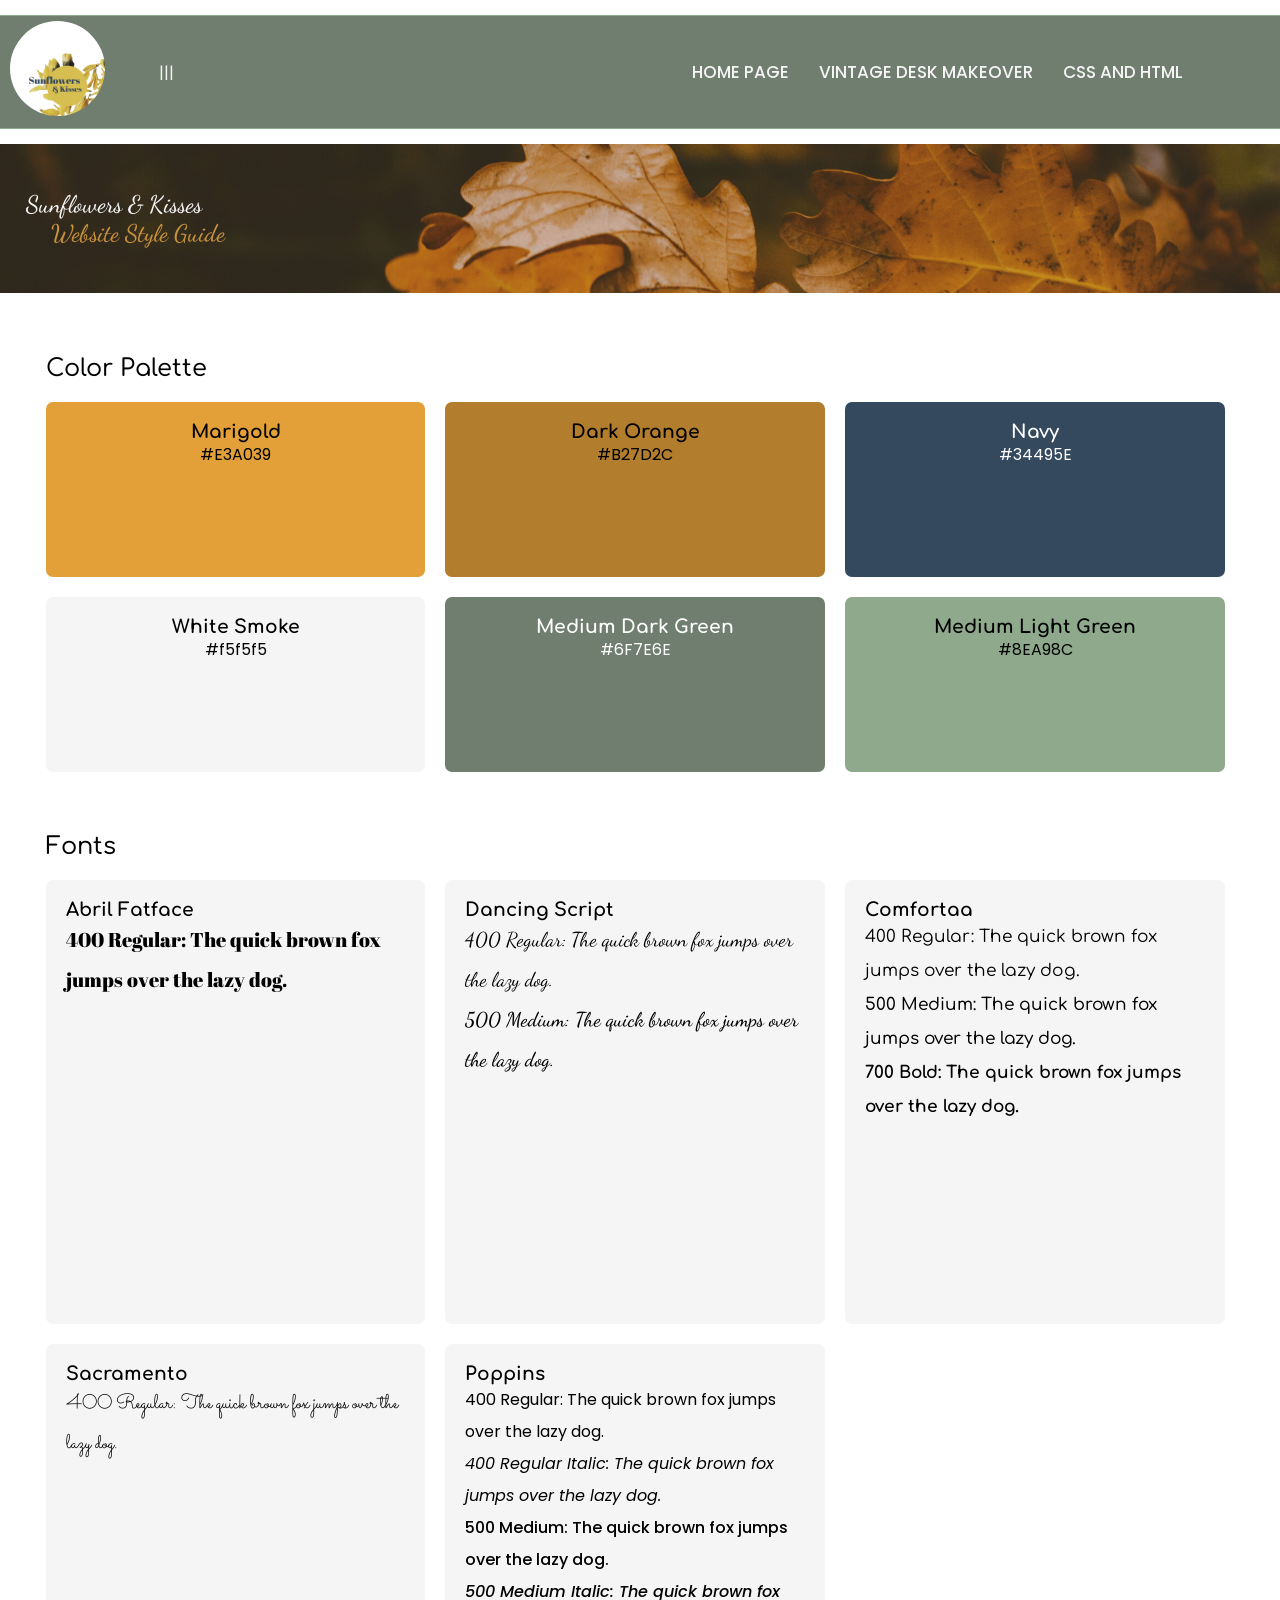
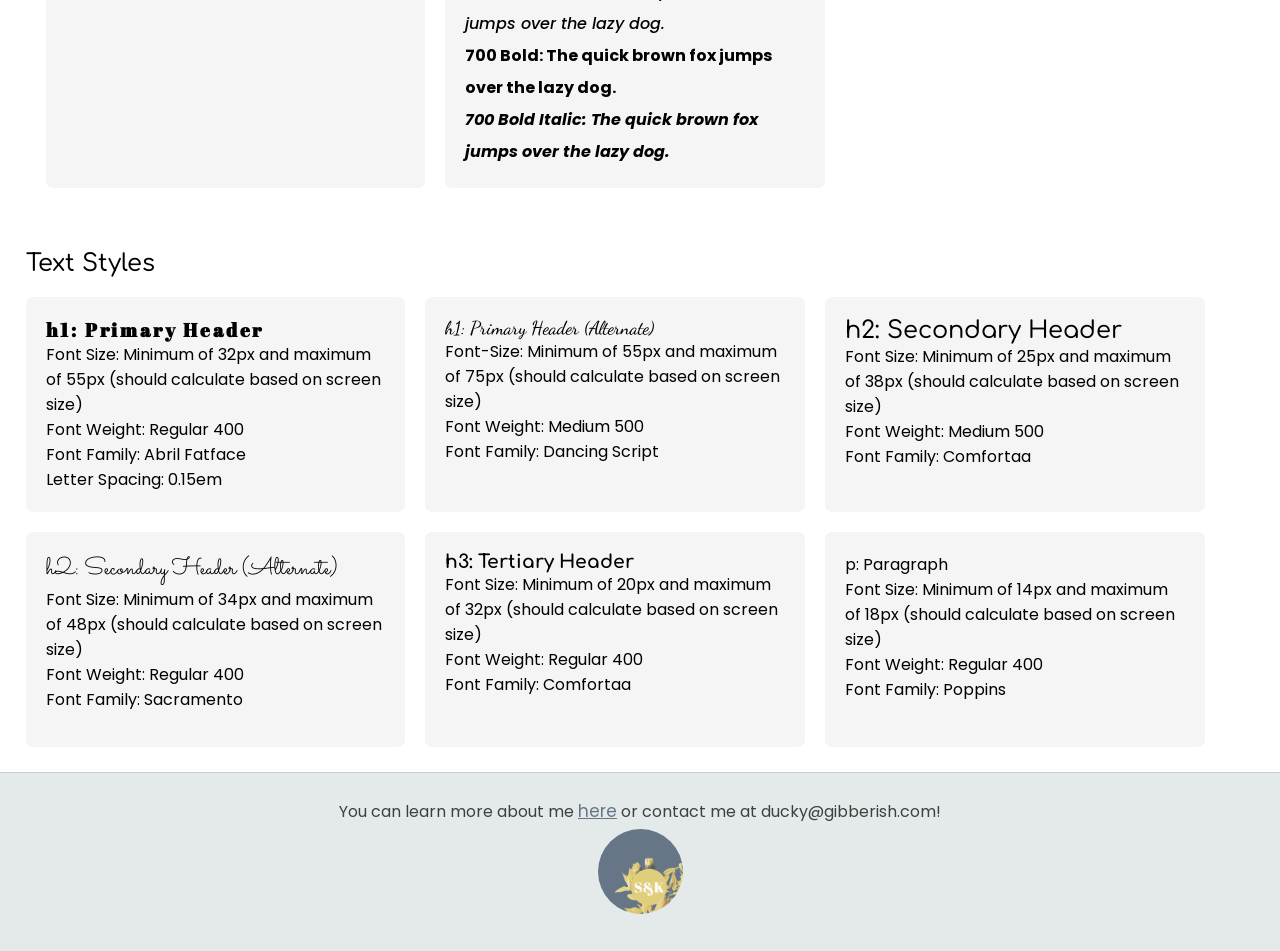
<file: index2.html>
<!DOCTYPE html>
<html lang="en">
  <head>
    <link rel="stylesheet" href="./resources/css/styles2.css">
    <link rel="preconnect" href="https://fonts.googleapis.com"><link rel="preconnect" href="https://fonts.gstatic.com" crossorigin><link href="https://fonts.googleapis.com/css2?family=Abril+Fatface&family=Comfortaa:wght@300;400;500;600;700&family=Dancing+Script:wght@400;500;600;700&family=Poppins:ital,wght@0,100;0,200;0,400;0,500;0,600;0,700;1,100;1,200;1,400;1,500;1,600;1,700&family=Sacramento&display=swap" rel="stylesheet">
    <meta charset="UTF-8">
    <meta http-equiv="X-UA-Compatible" content="IE=edge">
    <meta name="viewport" content="width=device-width, initial-scale=1.0">
    <title>S&K Website Style Guide</title>
  </head>
  <nav id="nav">
    <div id="logocont">
      <a href="./index.html"><img id="logo" src="./resources/Images/TEST LOGO_3_12.15.22 s&k.png" alt="" height="95px"></a>
    </div>
    <div id="TBD">
      <P>|||</P>
    </div>
    <div id="menuitems">
      <ul>
        <li><a href='./index.html'>Home Page</a></li>
        <li><a href='./desk.html'>Vintage Desk Makeover</a></li>
        <li><a href='./index1.html' title="A Few Quick Notes">CSS and HTML</a></li>
      </ul>
    </div>
  </nav>
 
    <!-- banner section -->
    <section id="banner">
    <h1>Sunflowers & Kisses</h1>
    <h2>Website Style Guide</h2>
    </section>
    <!-- color section -->
  <div class="main">  
    <section class="colorcontainer">
      <h2 id="ctitle">Color Palette</h2>
      <section class="colors" id="marigold">
        <h3>Marigold</h3>
        <p>#E3A039</p>
      </section>
      <section class="colors" id="darkorange">
        <h3>Dark Orange</h3>
        <p>#B27D2C</p>
      </section>
      <section class="colors" id="navy">
        <h3>Navy</h3>
        <p>#34495E</p>
      </section>
      <section class="colors" id="whitesmoke">
        <h3>White Smoke</h3>
        <p>#f5f5f5</p>
      </section>
      <section class="colors" id="darkgreen">
        <h3>Medium Dark Green</h3>
        <p>#6F7E6E</p>
      </section>
      <section class="colors" id="lightgreen">
        <h3>Medium Light Green</h3>
        <p>#8EA98C</p>
      </section>
    </section>

    <!-- font section -->
    <section class="fontcontainer">
      <h2 id="ftitle">Fonts</h2>
      <section class="font" id="abrilfatface">
        <h3>Abril Fatface</h3>
        <p>400 Regular: The quick brown fox jumps over the lazy dog.</p>
      </section>
      <section class="font" id="dancingscript">
        <h3>Dancing Script</h3>
        <p>400 Regular: The quick brown fox jumps over the lazy dog.</p>
        <p class="medium">500 Medium: The quick brown fox jumps over the lazy dog.</p>
      </section>
      <section class="font" id="comfortaa">
        <h3>Comfortaa</h3>
        <p>400 Regular: The quick brown fox jumps over the lazy dog.</p>
        <p class="medium">500 Medium: The quick brown fox jumps over the lazy dog.</p>
        <p class="bold">700 Bold: The quick brown fox jumps over the lazy dog.</p>
      </section>
      <section class="font" id="sacramento">
        <h3>Sacramento</h3>
        <p>400 Regular: The quick brown fox jumps over the lazy dog.</p>
      </section>
      <section class="font" id="poppins">
        <h3>Poppins</h3>
        <p>400 Regular: The quick brown fox jumps over the lazy dog.</p>
        <p><emphasis>400 Regular Italic: The quick brown fox jumps over the lazy dog.</emphasis></p>
        <p class="medium">500 Medium: The quick brown fox jumps over the lazy dog.</p>
        <p class="medium"><emphasis>500 Medium Italic: The quick brown fox jumps over the lazy dog.</emphasis></p>
        <p class="bold">700 Bold: The quick brown fox jumps over the lazy dog.</p>
        <p class="bold"><emphasis>700 Bold Italic: The quick brown fox jumps over the lazy dog.</emphasis></p>
      </section> 
    </section>

    <!-- text style section -->
    <section class="textcontainer">
      <h2 id="ttitle">Text Styles</h2>
        <section class="text" id="h1">
          <h1>h1: Primary Header</h1>
          <p>Font Size: Minimum of 32px and maximum of 55px (should calculate based on screen size)</p>
          <p>Font Weight: Regular 400</p>
          <p>Font Family: Abril Fatface</p>
          <p>Letter Spacing: 0.15em</p>
        </section>
        <section class="text">
          <h1 id="h1alt">h1: Primary Header (Alternate)</h1>
          <p>Font-Size: Minimum of 55px and maximum of 75px (should calculate based on screen size)</p>
          <p>Font Weight: Medium 500</p>
          <p>Font Family: Dancing Script</p>
        </section>
        <section class="text" id="h2">
          <h2>h2: Secondary Header</h2>
          <p>Font Size: Minimum of 25px and maximum of 38px (should calculate based on screen size)</p>
          <p>Font Weight: Medium 500</p>
          <p>Font Family: Comfortaa</p>
        </section>
        <section class="text">
          <h2 id="h2alt">h2: Secondary Header (Alternate)</h2>
          <p>Font Size: Minimum of 34px and maximum of 48px (should calculate based on screen size)</p>
          <p>Font Weight: Regular 400</p>
          <p>Font Family: Sacramento</p>
        </section>
        <section class="text" id="h3">
          <h3>h3: Tertiary Header</h3>
          <p>Font Size: Minimum of 20px and maximum of 32px (should calculate based on screen size)</p>
          <p>Font Weight: Regular 400</p>
          <p>Font Family: Comfortaa</p>
        </section>
        <section class="text" id="p">
          <p>p: Paragraph</p>
          <p>Font Size: Minimum of 14px and maximum of 18px (should calculate based on screen size)</p>
          <p>Font Weight: Regular 400</p>
          <p>Font Family: Poppins</p>
          </section>
      </section>
    </div>
      <footer>
        <p class='foot'>You can learn more about me <a href=https://www.linkedin.com/in/brookedewing/ target=_blank>here</a> or contact me at ducky@gibberish.com!</p>
        <div id="footSandK">
          <a href="./index.html"><img id="logo" src="./resources/Images/TEST LOGO_4_12.15.22 s&k.png" alt="" height="85px"></a>
        </div>
      </footer>
  
</html>
</file>
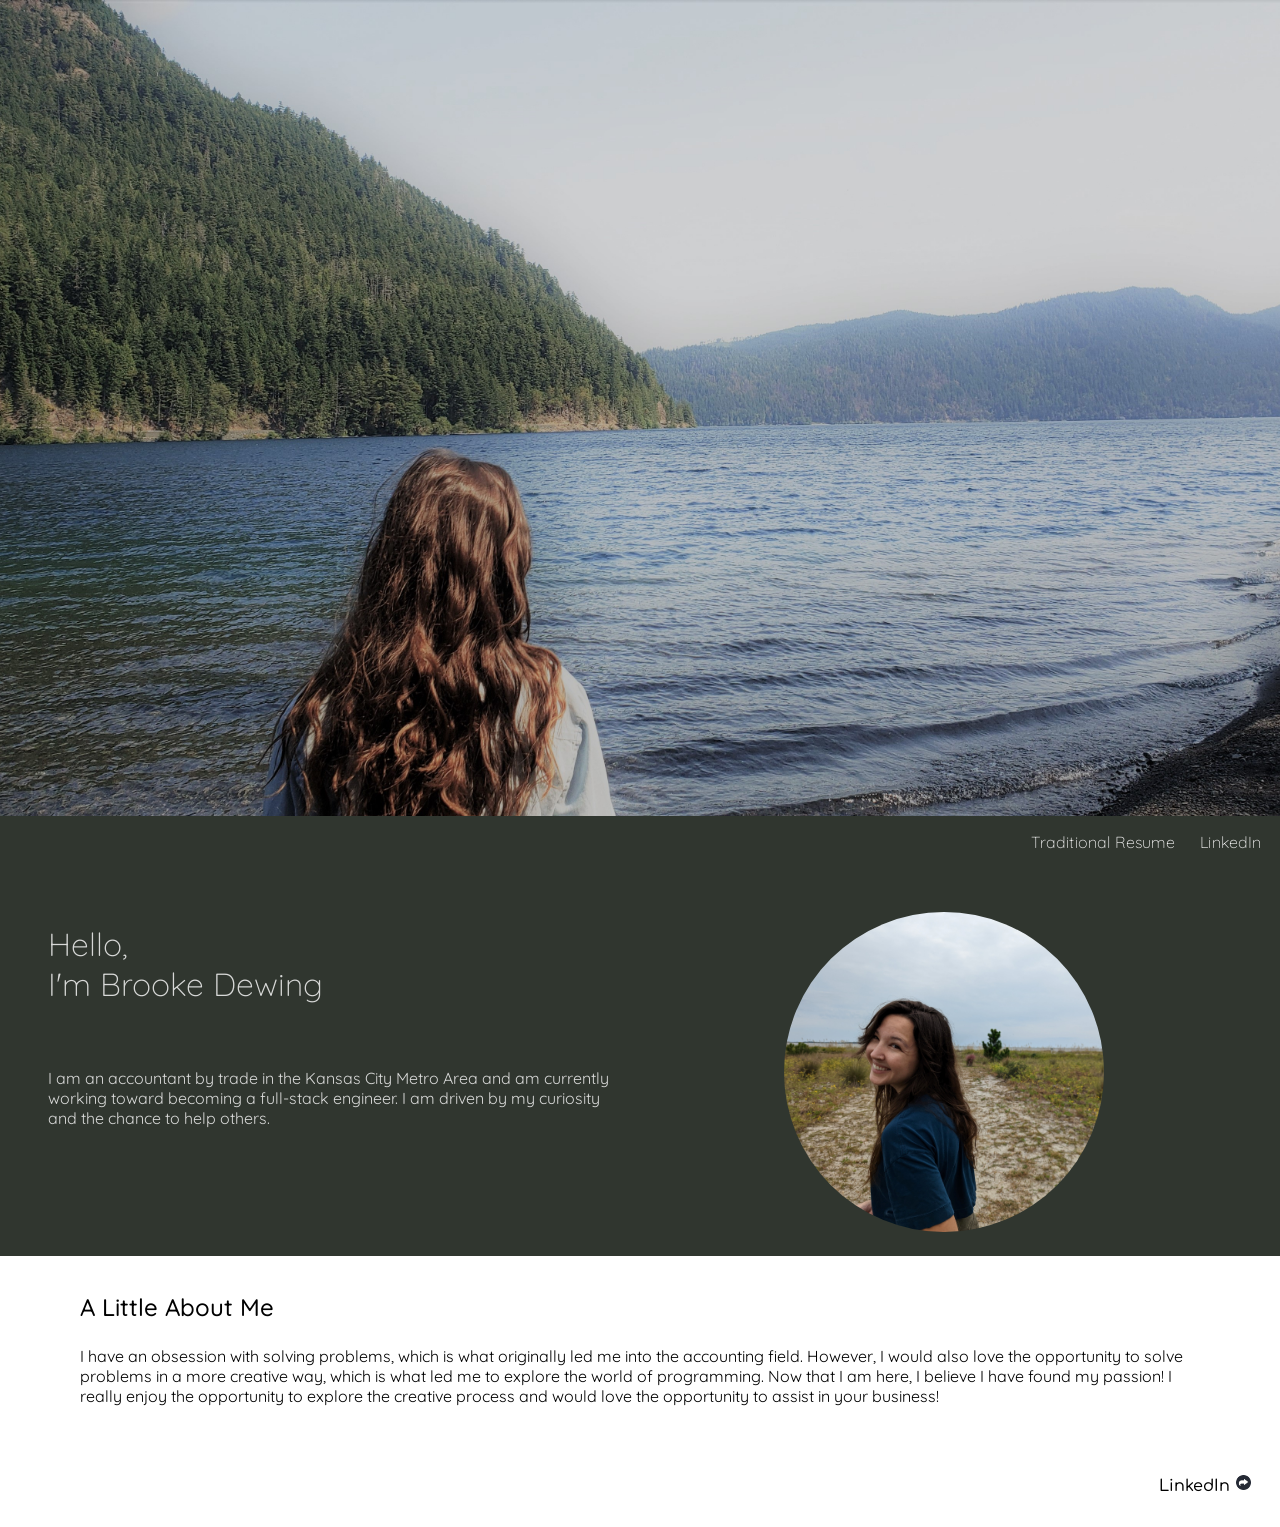
<file: recentcrafts.html>
<!--this will be the site landing page-->

<!DOCTYPE html>
<html lang="en">
<head>
  <link rel="preconnect" href="https://fonts.googleapis.com"><link rel="preconnect" href="https://fonts.gstatic.com" crossorigin><link href="https://fonts.googleapis.com/css2?family=Abril+Fatface&family=Comfortaa:wght@300;400;500;600;700&family=Dancing+Script:wght@400;500;600;700&family=Poppins:ital,wght@0,100;0,200;0,400;0,500;0,600;0,700;1,100;1,200;1,400;1,500;1,600;1,700&family=Quicksand:wght@300;400;500&family=Sacramento&display=swap" rel="stylesheet">
  <link href="./resources/css/recentcrafts.css" rel='stylesheet'>
  <meta charset="UTF-8">
  <meta http-equiv="X-UA-Compatible" content="IE=edge">
  <meta name="viewport" content="width=device-width, initial-scale=1.0">
  <title>Brooke Dewing - Portfolio</title>
</head>
<body>
  <nav id="nav">
   
   
     
  </nav>
  <div id='banner'>
    <div id="menuitems">
      <a href='./resources/DewingResume_2023.pdf' title="PDF Download" target="_blank">Traditional Resume</a>
      <a href="https://www.linkedin.com/in/brookedewing/" target=_blank title="LinkedIn Profile" >LinkedIn</a>
      <!-- <a href="#" >TBD</a> -->
      
    </div>
    <div id="title">
      <h1>Hello, <br>I'm Brooke Dewing</h1>
      <p>I am an accountant by trade in the Kansas City Metro Area and am currently working toward becoming a full-stack engineer. I am driven by my curiosity and the chance to help others. 
        
        
    </div>
    <div id="logocont">
    <a href="https://www.linkedin.com/in/brookedewing/" target=_blank title="LinkedIn Profile"><img src="./resources/Images/brooke/PXL_20221017_155323008-copy.jpg" alt="" height="" width="" ></a>
    </div>
 </div>
  <main>
   
      
    
    <div class="aboutme">
      <h2 class="title2">A Little About Me</h2>
      <p>I have an obsession with solving problems, which is what originally led me into the accounting field. However, I would also love the opportunity to solve problems in a more creative way, which is what led me to explore the world of programming. Now that I am here, I believe I have found my passion! I really enjoy the opportunity to explore the creative process and would love the opportunity to assist in your business! </p></p>
      

   
    </div>
  </main>
  <footer>
    <a class='linkedin' href='https://www.linkedin.com/in/brookedewing/' target='_blank'>LinkedIn <img src="./resources/Images/linkimage.png" height="17rem" width="auto"/></a>
  </footer>
</body>
</html>
</file>
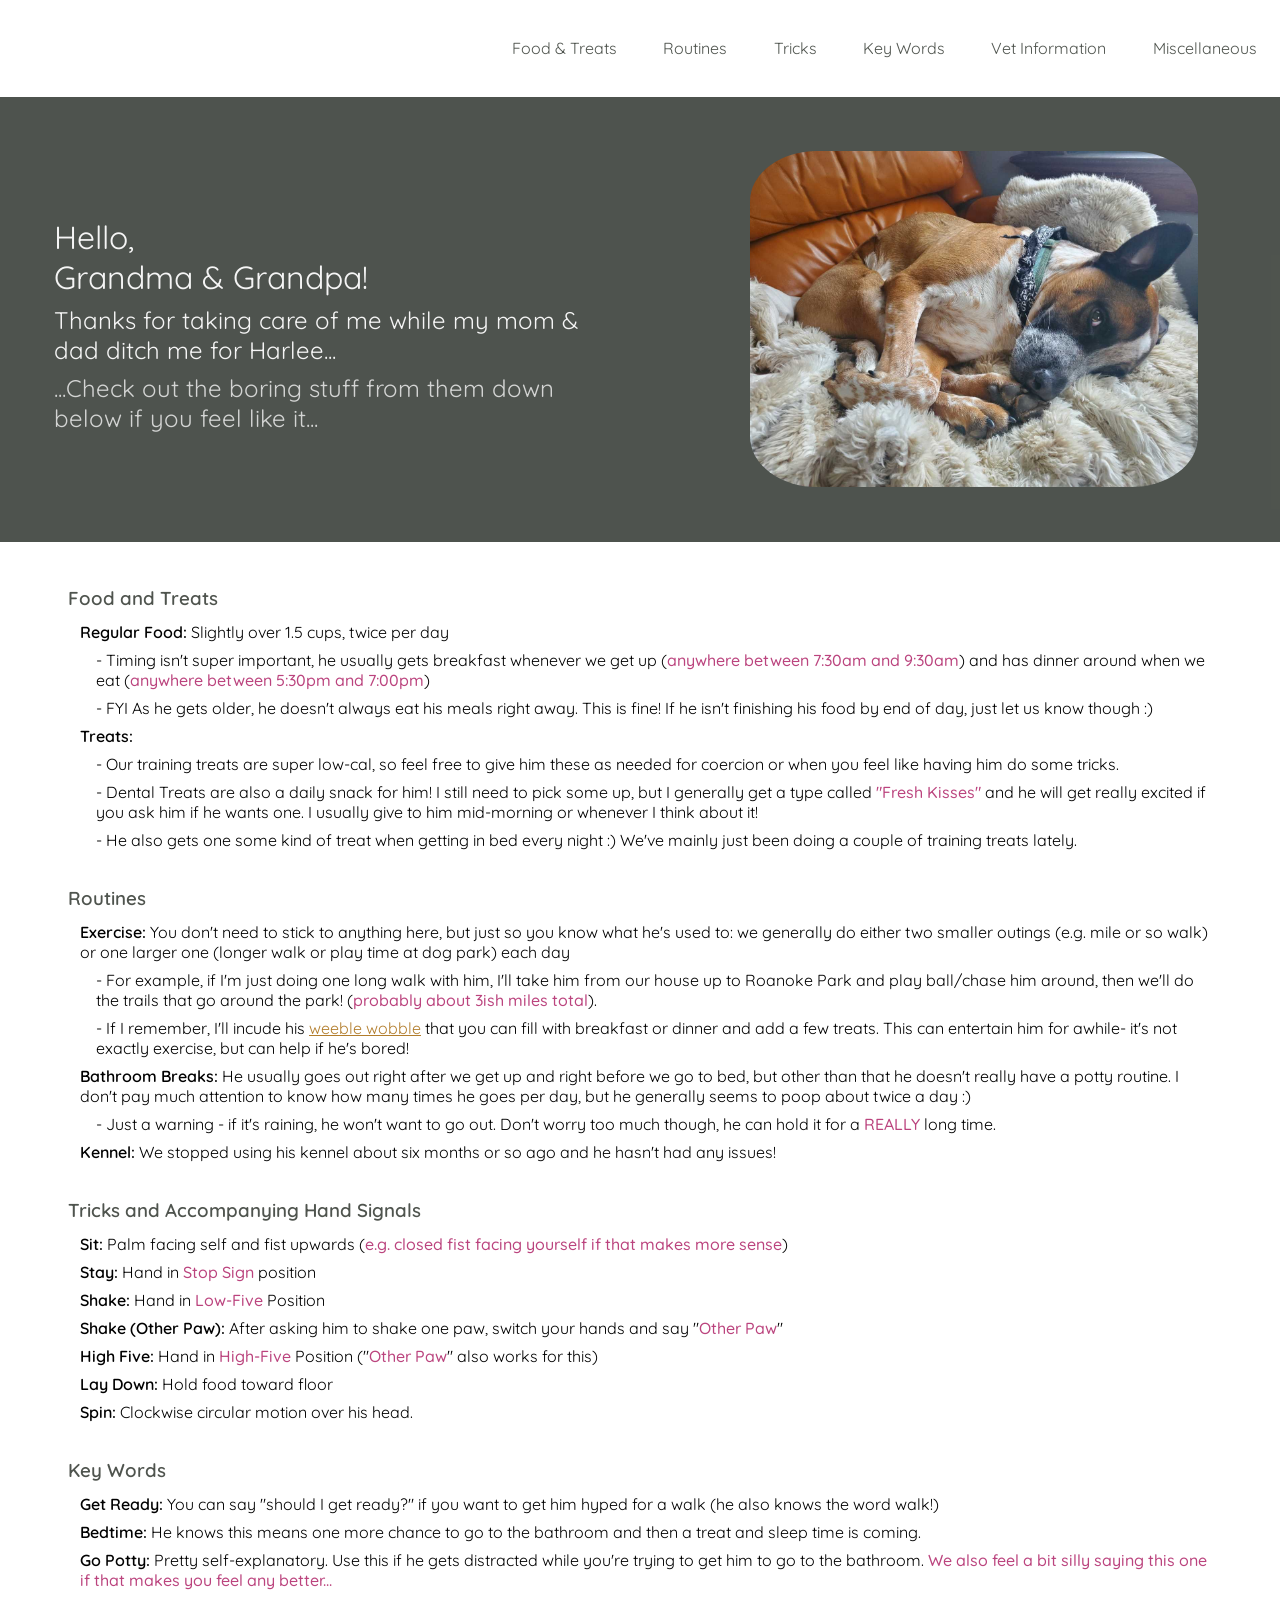
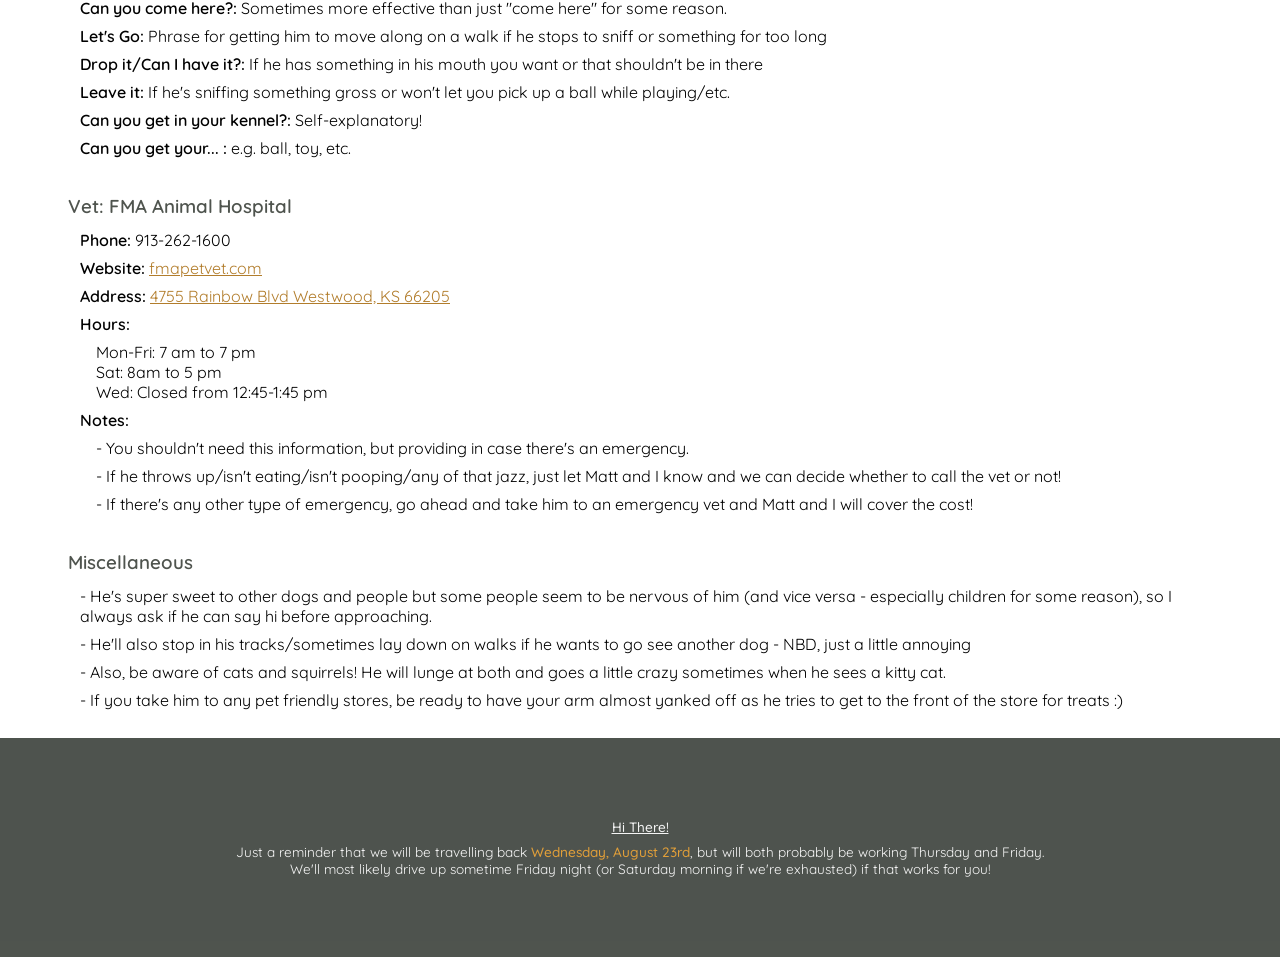
<file: BrisketCare/brisketdog.html>
<!DOCTYPE html>
<html lang="en">
<head>
    <link rel="preconnect" href="https://fonts.googleapis.com"><link rel="preconnect" href="https://fonts.gstatic.com" crossorigin><link href="https://fonts.googleapis.com/css2?family=Abril+Fatface&family=Comfortaa:wght@300;400;500;600;700&family=Dancing+Script:wght@400;500;600;700&family=Poppins:ital,wght@0,100;0,200;0,400;0,500;0,600;0,700;1,100;1,200;1,400;1,500;1,600;1,700&family=Quicksand:wght@300;400;500&family=Sacramento&display=swap" rel="stylesheet">
    <link href="./resources/css/brisketdog.css" rel='stylesheet'>
    <meta charset="UTF-8">
    <meta http-equiv="X-UA-Compatible" content="IE=edge">
    <meta name="viewport" content="width=device-width, initial-scale=1.0">
    <title>Caring for Brisket Dog</title>
    <link rel="shortcut icon" href="./resources/images/Lovepik_com-401415337-plant-icon.png" type="image/x-icon"> 
    <!--NEED TO CREDIT AUTHOR IF THIS SITE IS PUBLISHED! <a href="https://lovepik.com/images/png-cactus.html">Cactus Png vectors by Lovepik.com</a> (https://lovepik.com/download/detail/401415337?byso=&type=3) -->
</head>
<body>

    <nav>
      <ul>
        <li><a href="#food">Food & Treats</a></li>
        <li><a href="#routine">Routines</a></li>
        <li><a href="#tricks">Tricks</a></li>
        <li><a href="#keywords">Key Words</a></li>
        <li><a href="#vet">Vet Information</a></li>
        <li><a href="#misc">Miscellaneous</a></li>
        
      </ul>
    </nav>
    <div class="banner">
      <header class="title">
        <h1>Hello,<br>Grandma & Grandpa!</h1>
        <h2>Thanks for taking care of me while my mom & dad ditch me for Harlee...</h2>
        <h2 class="smaller">...Check out the boring stuff from them down below if you feel like it...</h2>   
      </header>
      <div class=logo>
        <a href="https://www.wisdompanel.com/app/s/tw8kmbn" target="_blank" title="Wisdom Panel Report"><img src="./resources/images/brisketearup2.jpg" /></a>
      </div>
  </div>
    <div class="container">
      <div class="info 1">
        <h3 id="food">Food and Treats</h3>
        <ul>
          <li><bold>Regular Food: </bold>Slightly over 1.5 cups, twice per day</li>
          <li class="subtext">- Timing isn't super important, he usually gets breakfast whenever we get up (<emphasis>anywhere between 7:30am and 9:30am</emphasis>) and has dinner around when we eat (<emphasis>anywhere between 5:30pm and 7:00pm</emphasis>)</li>
          <li class="subtext">- FYI As he gets older, he doesn't always eat his meals right away. This is fine! If he isn't finishing his food by end of day, just let us know though :)</li>
          <li><bold>Treats: </bold></li>
          
          <li class="subtext">- Our training treats are super low-cal, so feel free to give him these as needed for coercion or when you feel like having him do some tricks.</li>
          <li class="subtext">- Dental Treats are also a daily snack for him! I still need to pick some up, but I generally get a type called <emphasis>"Fresh Kisses"</emphasis> and he will get really excited if you ask him if he wants one. I usually give to him mid-morning or whenever I think about it!</li>
          <li class="subtext">- He also gets one some kind of treat when getting in bed every night :) We've mainly just been doing a couple of training treats lately.</li>
        </ul>
      </div>

        <div class="info 2">
          <h3 id="routine">Routines</h3>
          <ul>
            <li><bold>Exercise: </bold>You don't need to stick to anything here, but just so you know what he's used to: we generally do either two smaller outings (e.g. mile or so walk) or one larger one (longer walk or play time at dog park) each day</li>
            <li class="subtext">- For example, if I'm just doing one long walk with him, I'll take him from our house up to Roanoke Park and play ball/chase him around, then we'll do the trails that go around the park! (<emphasis>probably about 3ish miles total</emphasis>).</li>
            <li class="subtext">- If I remember, I'll incude his <a href="https://www.kongcompany.com/catalogue/PW1/" target="_blank">weeble wobble</a> that you can fill with breakfast or dinner and add a few treats. This can entertain him for awhile- it's not exactly exercise, but can help if he's bored!</li>
            
            <li><bold>Bathroom Breaks: </bold>He usually goes out right after we get up and right before we go to bed, but other than that he doesn't really have a potty routine. I don't pay much attention to know how many times he goes per day, but he generally seems to poop about twice a day :) </li>
            <li class="subtext">- Just a warning - if it's raining, he won't want to go out. Don't worry too much though, he can hold it for a <emphasis>REALLY</emphasis> long time.</li>
            <!-- <li class="subtext">- <emphasis>I attached my house key</emphasis> to the bag all of his stuff is in. That way, if we realize we've forgotten something you need, or even if you'd just like to hang out and let him go in and out with the fenced yard, you have options :)</li> -->
  

            <li><bold>Kennel: </bold>We stopped using his kennel about six months or so ago and he hasn't had any issues!</li>  
          </ul>
        </div>

      

      <div class="info 3">
        <h3 id="tricks">Tricks and Accompanying Hand Signals</h3>
        <ul>
          <li><bold>Sit: </bold>Palm facing self and fist upwards (<emphasis>e.g. closed fist facing yourself if that makes more sense</emphasis>)</li>
          <li><bold>Stay: </bold>Hand in <emphasis>Stop Sign</emphasis> position</li>
          <li><bold>Shake: </bold>Hand in <emphasis>Low-Five</emphasis> Position</li>
          <li><bold>Shake (Other Paw): </bold>After asking him to shake one paw, switch your hands and say "<emphasis>Other Paw</emphasis>"</li>
          <li><bold>High Five: </bold>Hand in <emphasis>High-Five</emphasis> Position ("<emphasis>Other Paw</emphasis>" also works for this)</li>
          <li><bold>Lay Down: </bold>Hold food toward floor</li>
          <li><bold>Spin: </bold>Clockwise circular motion over his head.</li>
        </ul>
      </div>

      <div class="info 3">
        <h3 id="keywords">Key Words</h3>
        <ul>
          <li><bold>Get Ready: </bold>You can say "should I get ready?" if you want to get him hyped for a walk (he also knows the word walk!)</li>
          <li><bold>Bedtime: </bold>He knows this means one more chance to go to the bathroom and then a treat and sleep time is coming.</li>
          <li><bold>Go Potty: </bold>Pretty self-explanatory. Use this if he gets distracted while you're trying to get him to go to the bathroom. <emphasis>We also feel a bit silly saying this one if that makes you feel any better...</emphasis></li>
          <li><bold>Can you come here?: </bold> Sometimes more effective than just "come here" for some reason.</li>
          <li><bold>Let's Go: </bold>Phrase for getting him to move along on a walk if he stops to sniff or something for too long</li>
          <li><bold>Drop it/Can I have it?: </bold>If he has something in his mouth you want or that shouldn't be in there</li>
          <li><bold>Leave it: </bold>If he's sniffing something gross or won't let you pick up a ball while playing/etc.</li>
          <li><bold>Can you get in your kennel?: </bold>Self-explanatory!</li>
          <li><bold>Can you get your... : </bold>e.g. ball, toy, etc. </li>
        </ul>
      </div>

      
      <div class="info 2">
        <h3 id="vet">Vet: FMA Animal Hospital</h3>
        <ul>
          <li class><bold>Phone: </bold>913-262-1600</li>
          <li><bold>Website: </bold><a href="https://fmapetvet.com/" target="_blank">fmapetvet.com</a></li>
          <li><bold>Address: </bold><a href="https://www.google.com/maps/dir//FMA+Animal+Hospital,+4755+Rainbow+Blvd,+Westwood,+KS+66205/@39.0460778,-94.6135092,16z/data=!4m9!4m8!1m0!1m5!1m1!1s0x87c0ee482d6673e1:0x8e17dab474abf093!2m2!1d-94.6117155!2d39.0421342!3e0" target="_blank">4755 Rainbow Blvd
            Westwood, KS 66205</a></li>
          <li><bold>Hours: </bold></li>
          <li class="subtext">
            Mon-Fri: 7 am to 7 pm <br>
            Sat: 8am to 5 pm<br>
            Wed: Closed from 12:45-1:45 pm</li>
         
          <li><bold>Notes: </bold></li>
          <li class=subtext>- You shouldn't need this information, but providing in case there's an emergency.</li>
          <li class=subtext>- If he throws up/isn't eating/isn't pooping/any of that jazz, just let Matt and I know and we can decide whether to call the vet or not!</li>
          <li class=subtext>- If there's any other type of emergency, go ahead and take him to an emergency vet and Matt and I will cover the cost!</li>
        </ul>
      </div>

      <div class="info 3">
        <h3 id="misc">Miscellaneous</h3>
        <ul>
          <li>- He's super sweet to other dogs and people but some people seem to be nervous of him (and vice versa - especially children for some reason), so I always ask if he can say hi before approaching.</li>
          <li>- He'll also stop in his tracks/sometimes lay down on walks if he wants to go see another dog - NBD, just a little annoying</li>      
          <li>- Also, be aware of cats and squirrels! He will lunge at both and goes a little crazy sometimes when he sees a kitty cat.</li>
         <!-- <li>- <a href="https://www.google.com/maps/place/Penn+Valley+Off+Leash+Dog+Park/@39.073878,-94.5879936,15z/data=!4m2!3m1!1s0x0:0x7fdc1d7c5614f2f0?sa=X&ved=2ahUKEwiJjr2t38z8AhUNkokEHbwBDogQ_BJ6BQiGARAI" target="_blank">Penn Vally Dog Park</a></bold> is a good place to take him! You might want to take treats in case you need to talk him into leaving</li> -->
         <li>- If you take him to any pet friendly stores, be ready to have your arm almost yanked off as he tries to get to the front of the store for treats :) </li>
        <!-- <li class="subtext">- We take him into Ace Hardware and Mike's Liquor pretty often and sometimes Home Depot.</li>
        <li class="subtext">- Also, The lady (Ann) who normally works Friday evenings at Records with Merritt loves him and he loves her (food).</li> -->
        </ul>
      </div>
    </div>  
    <footer>
        <h4>Hi There!</h4>
        <p></p>Just a reminder that we will be travelling back <emphasis>Wednesday, August 23rd</emphasis>, but will both probably be working Thursday and Friday.<br>We'll most likely drive up sometime Friday night (or Saturday morning if we're exhausted) if that works for you!</p>
    </footer>
</body>
</html>
</file>
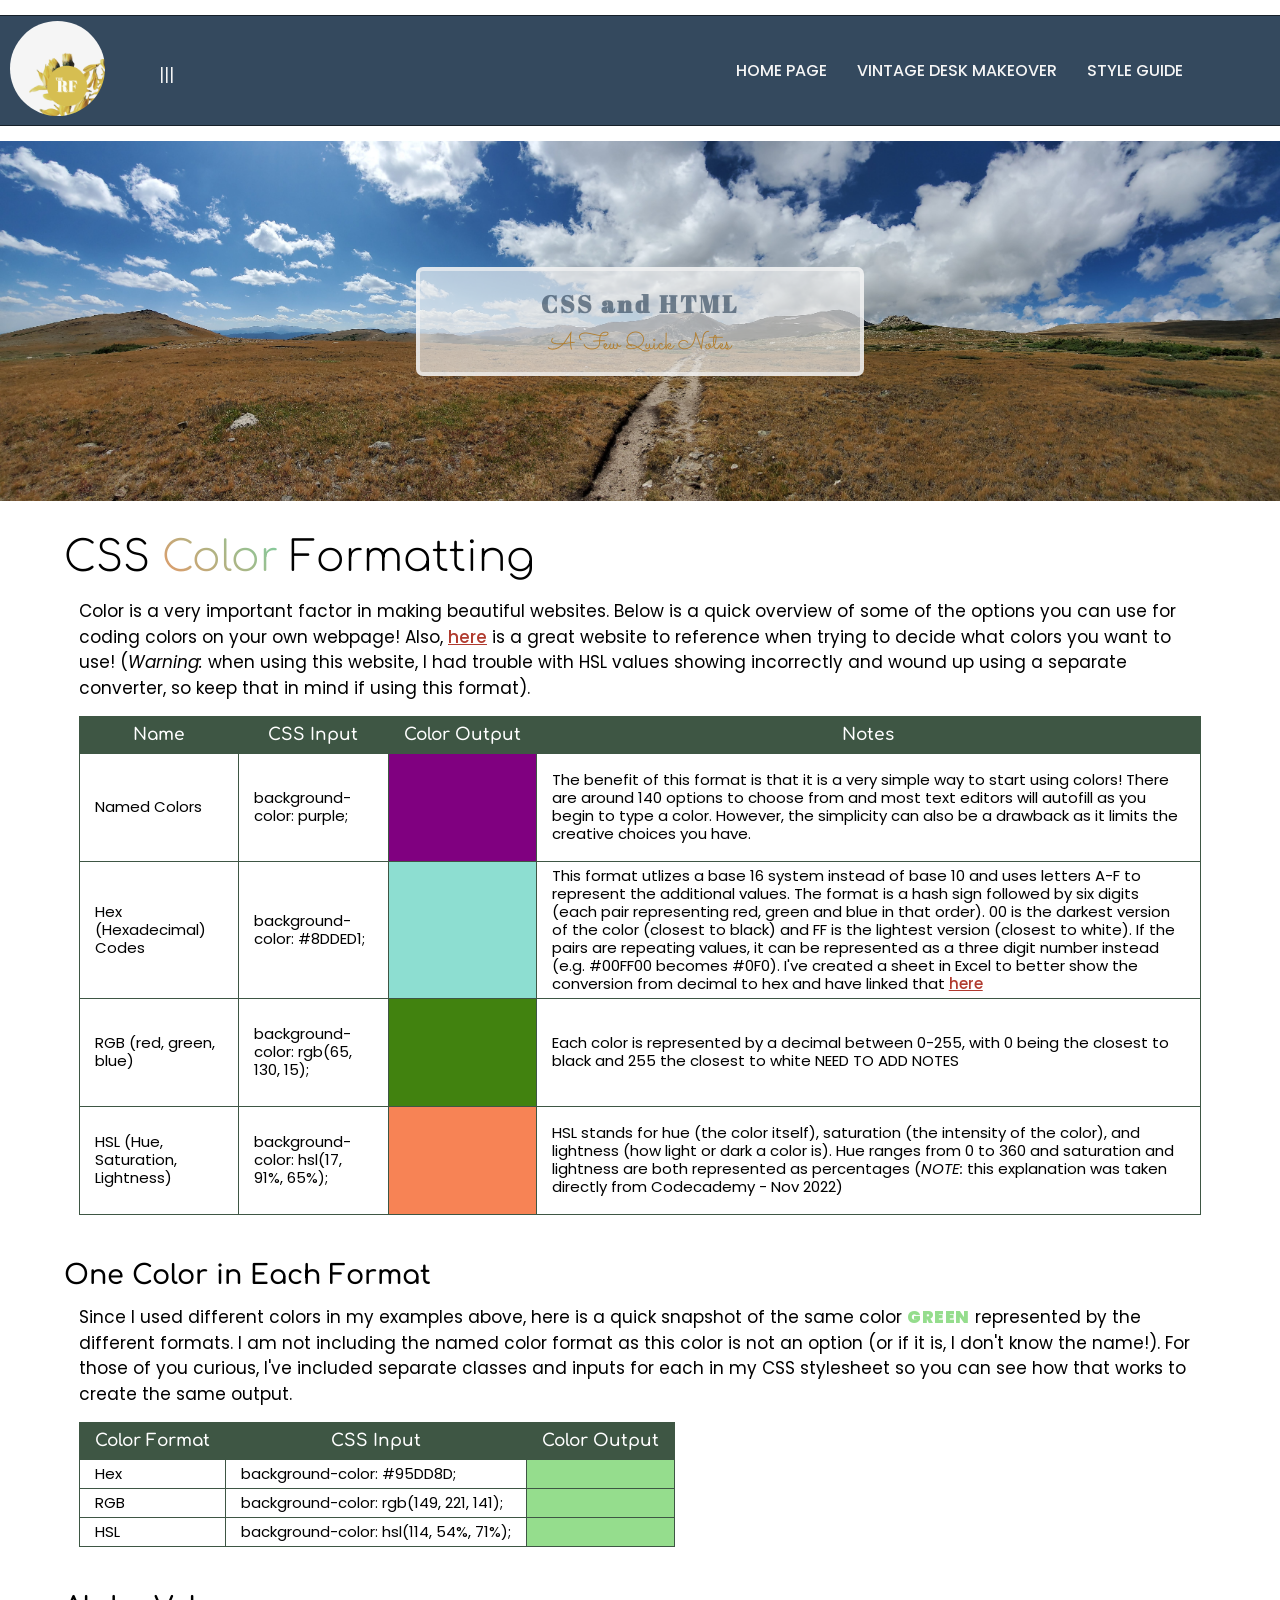
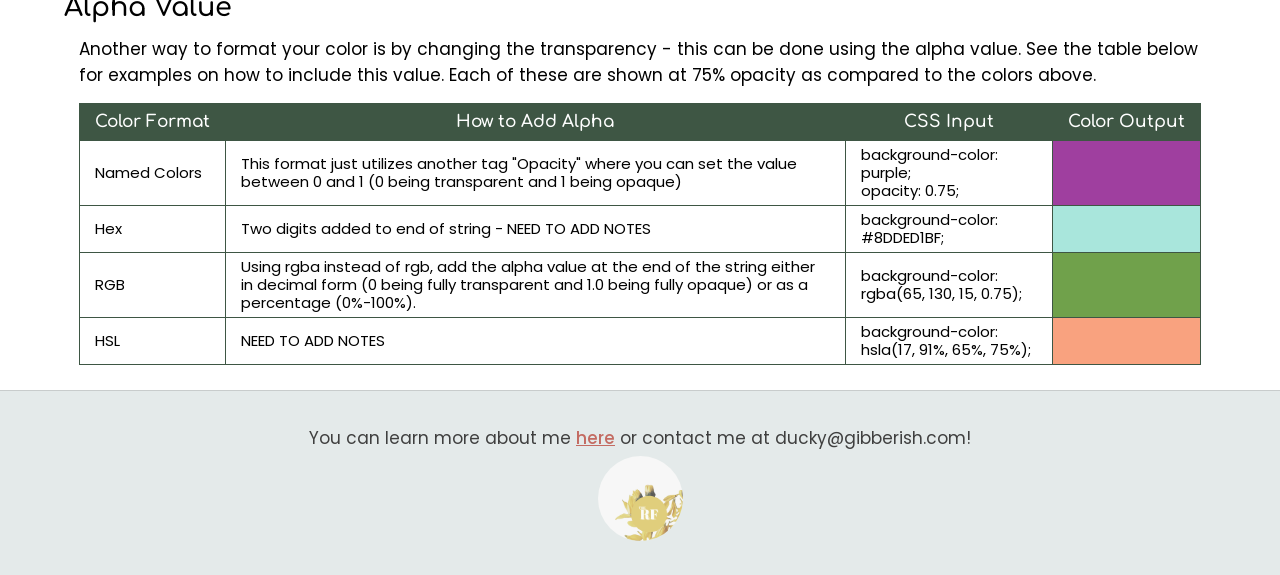
<file: CSS&StyleGuide/CSSHTMLNotes.html>
<!DOCTYPE html>
<html lang="en">
<head>
    <link rel="preconnect" href="https://fonts.googleapis.com"><link rel="preconnect" href="https://fonts.gstatic.com" crossorigin><link href="https://fonts.googleapis.com/css2?family=Abril+Fatface&family=Comfortaa:wght@300;400;500;600;700&family=Dancing+Script:wght@400;500;600;700&family=Poppins:ital,wght@0,100;0,200;0,400;0,500;0,600;0,700;1,100;1,200;1,400;1,500;1,600;1,700&family=Sacramento&display=swap" rel="stylesheet">
    <link href="./resources/css/CSSHTMLNotes.css" rel='stylesheet'>
    <meta charset="UTF-8">
    <meta http-equiv="X-UA-Compatible" content="IE=edge">
    <meta name="viewport" content="width=device-width, initial-scale=1.0">
    <title>CSS & HTML - Notes</title>
    <link rel="shortcut icon" href="./resources/images/Lovepik_com-401415337-plant-icon.png" type="image/x-icon"> 
    <!--NEED TO CREDIT AUTHOR IF THIS SITE IS PUBLISHED! <a href="https://lovepik.com/images/png-cactus.html">Cactus Png vectors by Lovepik.com</a> (https://lovepik.com/download/detail/401415337?byso=&type=3) -->
</head>
<nav id="nav">
    <div id="logocont">
      <a href="../TRFHome/TRFHome.html"><img id="logo" src="../TRFHome/resources/images/trflogowhite.png" alt="" height="95px"></a>
    </div>
    <div id="TBD">
      <P>|||</P>
    </div>
    <div id="menuitems">
      <ul>
        <li><a href='../TRFHome/TRFHome.html'>Home Page</a></li>
        <li><a href='../Desk/desk.html'>Vintage Desk Makeover</a></li>
        <li><a href="../CSS&StyleGuide/StyleGuide.html">Style Guide</a></li>
      </ul>
    </div>
  </nav>
<body>
  <!-- banner section -->
  <section id="banner">
    <div class="title">
      <h1>CSS and HTML</h1>
      <h2>A Few Quick Notes</h2>
    </div>
  </section>
    
  <main>
  <!-- color section -->
    <h3>CSS <span class="gradient">Color</span> Formatting</h3>
    <p>Color is a very important factor in making beautiful websites. Below is a quick overview of some of the options you can use for coding colors on your own webpage! Also, <a href='https://htmlcolorcodes.com/' target="_blank">here</a> is a great website to reference when trying to decide what colors you want to use! (<emphasis>Warning:</emphasis> when using this website, I had trouble with HSL values showing incorrectly and wound up using a separate converter, so keep that in mind if using this format).</p>
    <table class="maintable">
        <thead>
            <tr>
                <th>Name</th>
                <th>CSS Input</th>
                <th>Color Output</th>
                <th>Notes</th>
            </tr>
        </thead>
        <tbody>
             <!-- Named Colors Section -->
             <tr>
                <td>Named Colors</td>
                <td>background-color: purple;</td>
                <td class="namecolout"></td>
                <td>The benefit of this format is that it is a very simple way to start using colors! There are around 140 options to choose from and most text editors will autofill as you begin to type a color. However, the simplicity can also be a drawback as it limits the creative choices you have. </td>
            </tr>

            <!-- Hexadecimal Section -->
            <tr>
                <td>Hex (Hexadecimal) Codes</td>
                <td>background-color: #8DDED1;</td>
                <td class="hexout"></td>
                <td>This format utlizes a base 16 system instead of base 10 and uses letters A-F to represent the additional values. The format is a hash sign followed by six digits (each pair representing red, green and blue in that order). 00 is the darkest version of the color (closest to black) and FF is the lightest version (closest to white). If the pairs are repeating values, it can be represented as a three digit number instead (e.g. #00FF00 becomes #0F0). I've created a sheet in Excel to better show the conversion from decimal to hex and have linked that <a href='./resources/MISC_RGB Converter_Dec to Hex.xlsx'>here</a></td>
            </tr>

        
            <!-- RGB Section -->
            <tr>
                <td>RGB (red, green, blue)</td>
                <td>background-color: rgb(65, 130, 15);</td>
                <td class="rgbout"></td>
                <td>Each color is represented by a decimal between 0-255, with 0 being the closest to black and 255 the closest to white NEED TO ADD NOTES</td>
            </tr>

            <!-- HSL Section -->
            <tr>
                <td>HSL (Hue, Saturation, Lightness)</td>
                <td>background-color: hsl(17, 91%, 65%);</td>
                <td class="hslout"></td>
                <td>HSL stands for hue (the color itself), saturation (the intensity of the color), and lightness (how light or dark a color is). Hue ranges from 0 to 360 and saturation and lightness are both represented as percentages (<emphasis>NOTE:</emphasis> this explanation was taken directly from Codecademy - Nov 2022)</td>
            </tr>
            
        </tbody>


    </table>
    <h4>One Color in Each Format</h4>
    <p>Since I used different colors in my examples above, here is a quick snapshot of the same color <span class="examplegreen">green</span> represented by the different formats. I am not including the named color format as this color is not an option (or if it is, I don't know the name!). For those of you curious, I've included separate classes and inputs for each in my CSS stylesheet so you can see how that works to create the same output.</p>    
    <table>
        <thead>
            <tr>
                <th>Color Format</th>
                <th>CSS Input</th>
                <th>Color Output</th>
            </tr>
        </thead>
        <tbody>
            <tr>
                <td>Hex</td>
                <td>background-color: #95DD8D;</td>
                <td class="hexout2"></td>
            </tr>
            <tr>
                <td>RGB</td>
                <td>background-color: rgb(149, 221, 141);</td>
                <td class="rgbout2"></td>
            </tr>
            <tr>
                <td>HSL</td>
                <td>background-color: hsl(114, 54%, 71%);</td>
                <td class="hslout2"></td>
            </tr>
        </tbody>

    </table>

    <h4>Alpha Value</h4>
      <p>Another way to format your color is by changing the transparency - this can be done using the alpha value. See the table below for examples on how to include this value. Each of these are shown at 75% opacity as compared to the colors above.</p>
      <table class="alphatable">
        <thead>
            <tr>
                <th>Color Format</th>
                <th>How to Add Alpha</th>
                <th>CSS Input</th>
                <th>Color Output</th>
            </tr>
        </thead>
        <tbody>
            <tr>
                <td>Named Colors</td>
                <td>This format just utilizes another tag "Opacity" where you can set the value between 0 and 1 (0 being transparent and 1 being opaque)</td>
                <td>background-color: purple;<br>opacity: 0.75;</td>
                <td class="namealpha"></td>
            </tr>
            <tr>
                <td>Hex</td>
                <td>Two digits added to end of string - NEED TO ADD NOTES</td>
                <td>background-color: #8DDED1BF;</td>
                <td class="hexalpha"></td>
            </tr>
            <tr>
                <td>RGB</td>
                <td>Using rgba instead of rgb, add the alpha value at the end of the string either in decimal form (0 being fully transparent and 1.0 being fully opaque) or as a percentage (0%-100%).</td>
                <td>background-color: rgba(65, 130, 15, 0.75);</td>
                <td class="rgbalpha"></td>
            </tr>
            <tr>
                <td>HSL</td>
                <td>NEED TO ADD NOTES</td>
                <td>background-color: hsla(17, 91%, 65%, 75%);</td>
                <td class="hslalpha"></td>
            </tr>
        </tbody>

    </table>



  </main> 
  <footer>
    <p class='foot'>You can learn more about me <a href="../Portfolio/portfolio-alt.html" target=_blank>here</a> or contact me at ducky@gibberish.com!</p>
    <div id="footSandK">
      <a href="../TRFHome/TRFHome.html"><img id="logo" src="../TRFHome/resources/images/trflogowhite.png" alt="" height="85px"></a>
    </div>
  </footer>
</body>
</html>
</file>
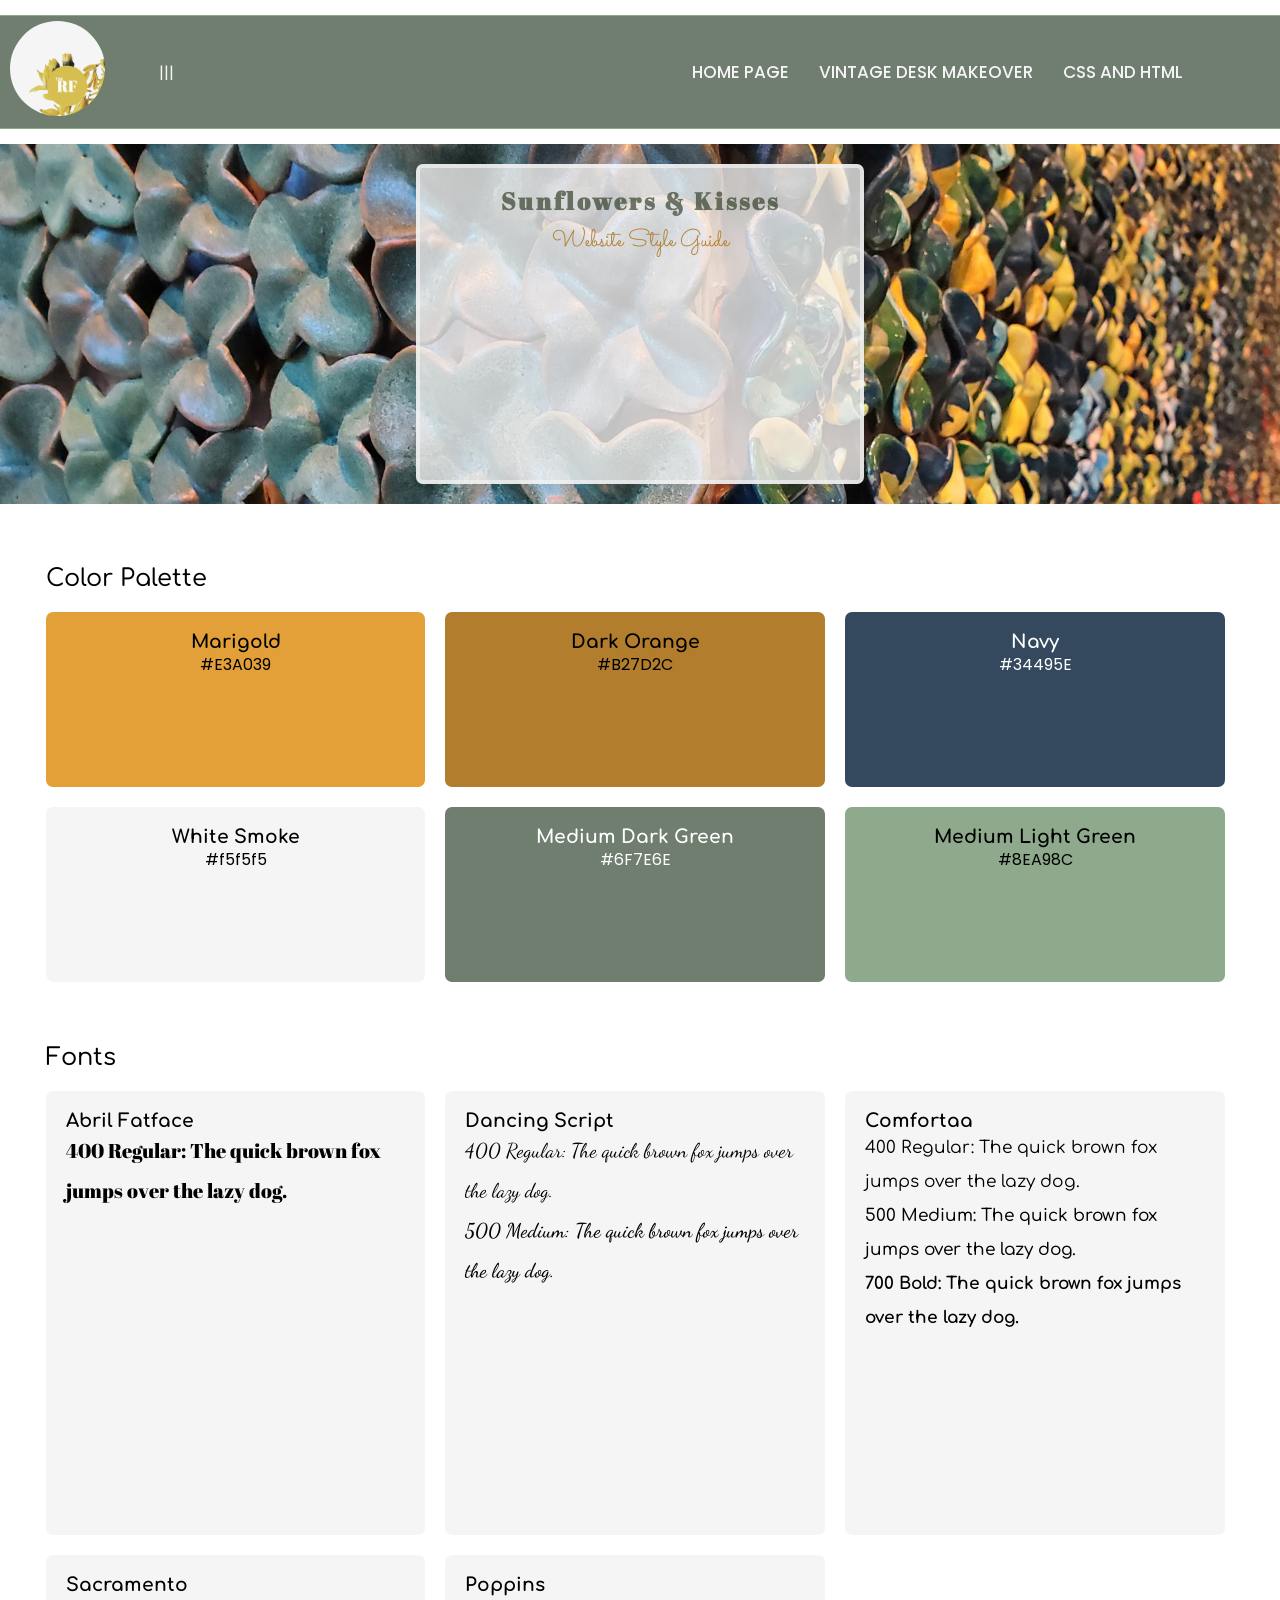
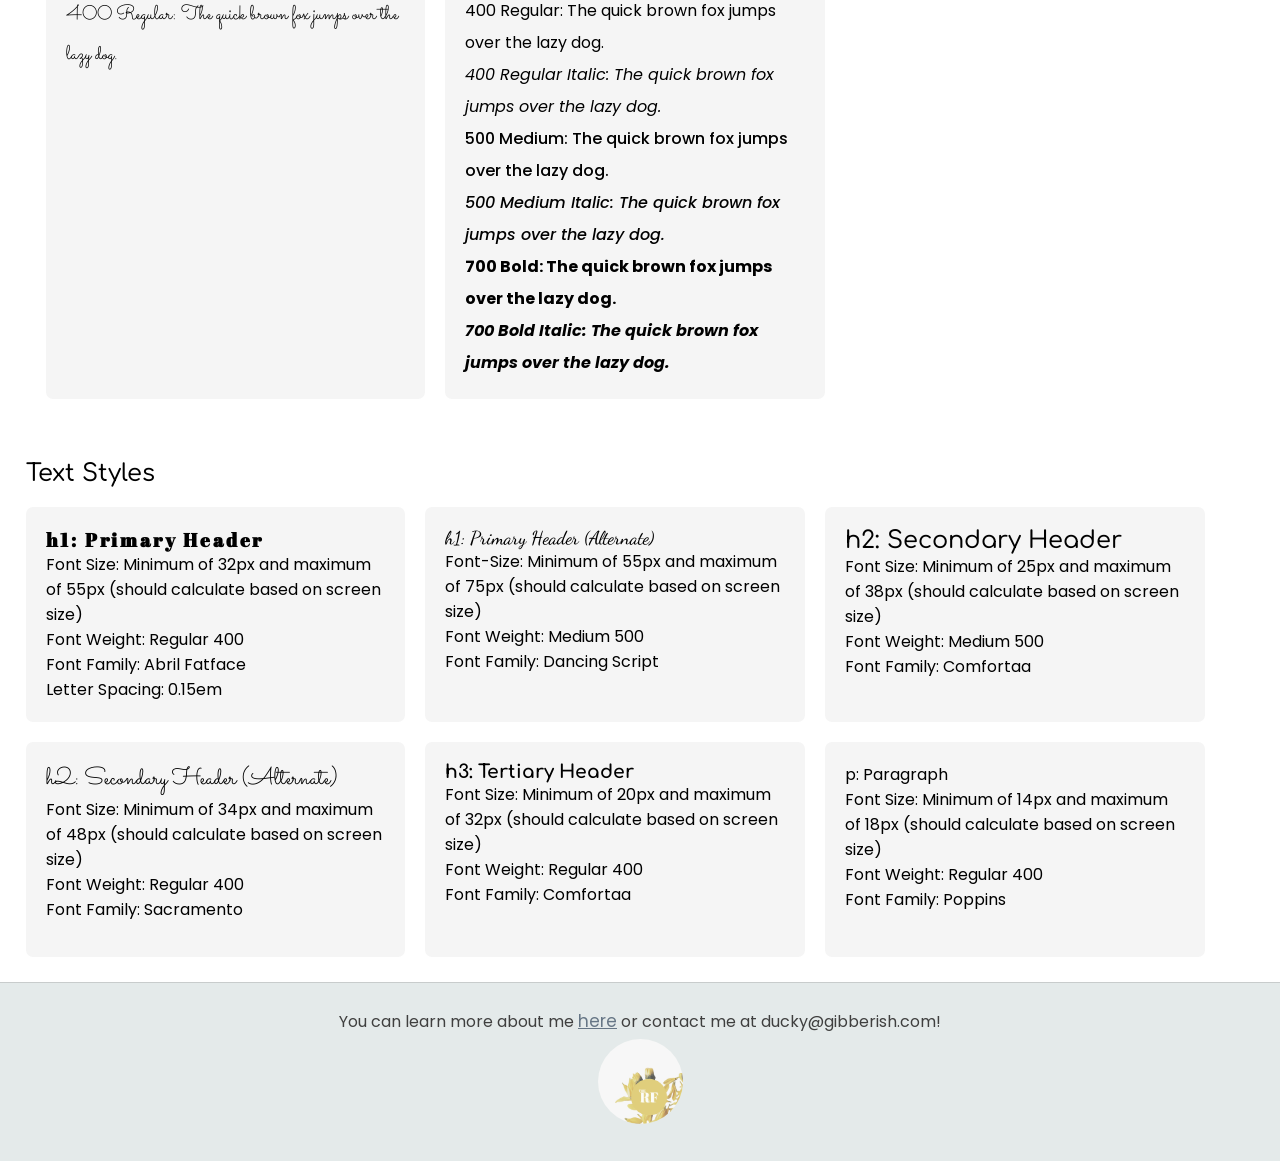
<file: CSS&StyleGuide/StyleGuide.html>
<!DOCTYPE html>
<html lang="en">
  <head>
    <link rel="stylesheet" href="./resources/css/StyleGuide.css">
    <link rel="preconnect" href="https://fonts.googleapis.com"><link rel="preconnect" href="https://fonts.gstatic.com" crossorigin><link href="https://fonts.googleapis.com/css2?family=Abril+Fatface&family=Comfortaa:wght@300;400;500;600;700&family=Dancing+Script:wght@400;500;600;700&family=Poppins:ital,wght@0,100;0,200;0,400;0,500;0,600;0,700;1,100;1,200;1,400;1,500;1,600;1,700&family=Sacramento&display=swap" rel="stylesheet">
    <meta charset="UTF-8">
    <meta http-equiv="X-UA-Compatible" content="IE=edge">
    <meta name="viewport" content="width=device-width, initial-scale=1.0">
    <title>S&K Website Style Guide</title>
    <link rel="shortcut icon" href="./resources/images/Lovepik_com-401415337-plant-icon.png" type="image/x-icon"> 
    <!--NEED TO CREDIT AUTHOR IF THIS SITE IS PUBLISHED! <a href="https://lovepik.com/images/png-cactus.html">Cactus Png vectors by Lovepik.com</a> (https://lovepik.com/download/detail/401415337?byso=&type=3) -->
  </head>
  <nav id="nav">
    <div id="logocont">
      <a href="../TRFHome/TRFHome.html"><img id="logo" src="../TRFHome/resources/images/trflogowhite.png" alt="" height="95px"></a>
    </div>
    <div id="TBD">
      <P>|||</P>
    </div>
    <div id="menuitems">
      <ul>
        <li><a href='../TRFHome/TRFHome.html'>Home Page</a></li>
        <li><a href='../Desk/desk.html'>Vintage Desk Makeover</a></li>
        <li><a href='../CSS&StyleGuide/CSSHTMLNotes.html' title="A Few Quick Notes">CSS and HTML</a></li>
      </ul>
    </div>
  </nav>
 
    <!-- banner section -->
    <section id="banner">
      <div class="title">
        <h1>Sunflowers & Kisses</h1>
        <h2>Website Style Guide</h2>
      </div>
    </section>
    <!-- color section -->
  <div class="main">  
    <section class="colorcontainer">
      <h2 id="ctitle">Color Palette</h2>
      <section class="colors" id="marigold">
        <h3>Marigold</h3>
        <p>#E3A039</p>
      </section>
      <section class="colors" id="darkorange">
        <h3>Dark Orange</h3>
        <p>#B27D2C</p>
      </section>
      <section class="colors" id="navy">
        <h3>Navy</h3>
        <p>#34495E</p>
      </section>
      <section class="colors" id="whitesmoke">
        <h3>White Smoke</h3>
        <p>#f5f5f5</p>
      </section>
      <section class="colors" id="darkgreen">
        <h3>Medium Dark Green</h3>
        <p>#6F7E6E</p>
      </section>
      <section class="colors" id="lightgreen">
        <h3>Medium Light Green</h3>
        <p>#8EA98C</p>
      </section>
    </section>

    <!-- font section -->
    <section class="fontcontainer">
      <h2 id="ftitle">Fonts</h2>
      <section class="font" id="abrilfatface">
        <h3>Abril Fatface</h3>
        <p>400 Regular: The quick brown fox jumps over the lazy dog.</p>
      </section>
      <section class="font" id="dancingscript">
        <h3>Dancing Script</h3>
        <p>400 Regular: The quick brown fox jumps over the lazy dog.</p>
        <p class="medium">500 Medium: The quick brown fox jumps over the lazy dog.</p>
      </section>
      <section class="font" id="comfortaa">
        <h3>Comfortaa</h3>
        <p>400 Regular: The quick brown fox jumps over the lazy dog.</p>
        <p class="medium">500 Medium: The quick brown fox jumps over the lazy dog.</p>
        <p class="bold">700 Bold: The quick brown fox jumps over the lazy dog.</p>
      </section>
      <section class="font" id="sacramento">
        <h3>Sacramento</h3>
        <p>400 Regular: The quick brown fox jumps over the lazy dog.</p>
      </section>
      <section class="font" id="poppins">
        <h3>Poppins</h3>
        <p>400 Regular: The quick brown fox jumps over the lazy dog.</p>
        <p><emphasis>400 Regular Italic: The quick brown fox jumps over the lazy dog.</emphasis></p>
        <p class="medium">500 Medium: The quick brown fox jumps over the lazy dog.</p>
        <p class="medium"><emphasis>500 Medium Italic: The quick brown fox jumps over the lazy dog.</emphasis></p>
        <p class="bold">700 Bold: The quick brown fox jumps over the lazy dog.</p>
        <p class="bold"><emphasis>700 Bold Italic: The quick brown fox jumps over the lazy dog.</emphasis></p>
      </section> 
    </section>

    <!-- text style section -->
    <section class="textcontainer">
      <h2 id="ttitle">Text Styles</h2>
        <section class="text" id="h1">
          <h1>h1: Primary Header</h1>
          <p>Font Size: Minimum of 32px and maximum of 55px (should calculate based on screen size)</p>
          <p>Font Weight: Regular 400</p>
          <p>Font Family: Abril Fatface</p>
          <p>Letter Spacing: 0.15em</p>
        </section>
        <section class="text">
          <h1 id="h1alt">h1: Primary Header (Alternate)</h1>
          <p>Font-Size: Minimum of 55px and maximum of 75px (should calculate based on screen size)</p>
          <p>Font Weight: Medium 500</p>
          <p>Font Family: Dancing Script</p>
        </section>
        <section class="text" id="h2">
          <h2>h2: Secondary Header</h2>
          <p>Font Size: Minimum of 25px and maximum of 38px (should calculate based on screen size)</p>
          <p>Font Weight: Medium 500</p>
          <p>Font Family: Comfortaa</p>
        </section>
        <section class="text">
          <h2 id="h2alt">h2: Secondary Header (Alternate)</h2>
          <p>Font Size: Minimum of 34px and maximum of 48px (should calculate based on screen size)</p>
          <p>Font Weight: Regular 400</p>
          <p>Font Family: Sacramento</p>
        </section>
        <section class="text" id="h3">
          <h3>h3: Tertiary Header</h3>
          <p>Font Size: Minimum of 20px and maximum of 32px (should calculate based on screen size)</p>
          <p>Font Weight: Regular 400</p>
          <p>Font Family: Comfortaa</p>
        </section>
        <section class="text" id="p">
          <p>p: Paragraph</p>
          <p>Font Size: Minimum of 14px and maximum of 18px (should calculate based on screen size)</p>
          <p>Font Weight: Regular 400</p>
          <p>Font Family: Poppins</p>
          </section>
      </section>
    </div>
      <footer>
        <p class='foot'>You can learn more about me <a href="../Portfolio/portfolio-alt.html" target=_blank>here</a> or contact me at ducky@gibberish.com!</p>
        <div id="footSandK">
          <a href="../TRFHome/TRFHome.html"><img id="logo" src="../TRFHome/resources/images/trflogowhite.png" alt="" height="85px"></a>
        </div>
      </footer>
  
</html>
</file>
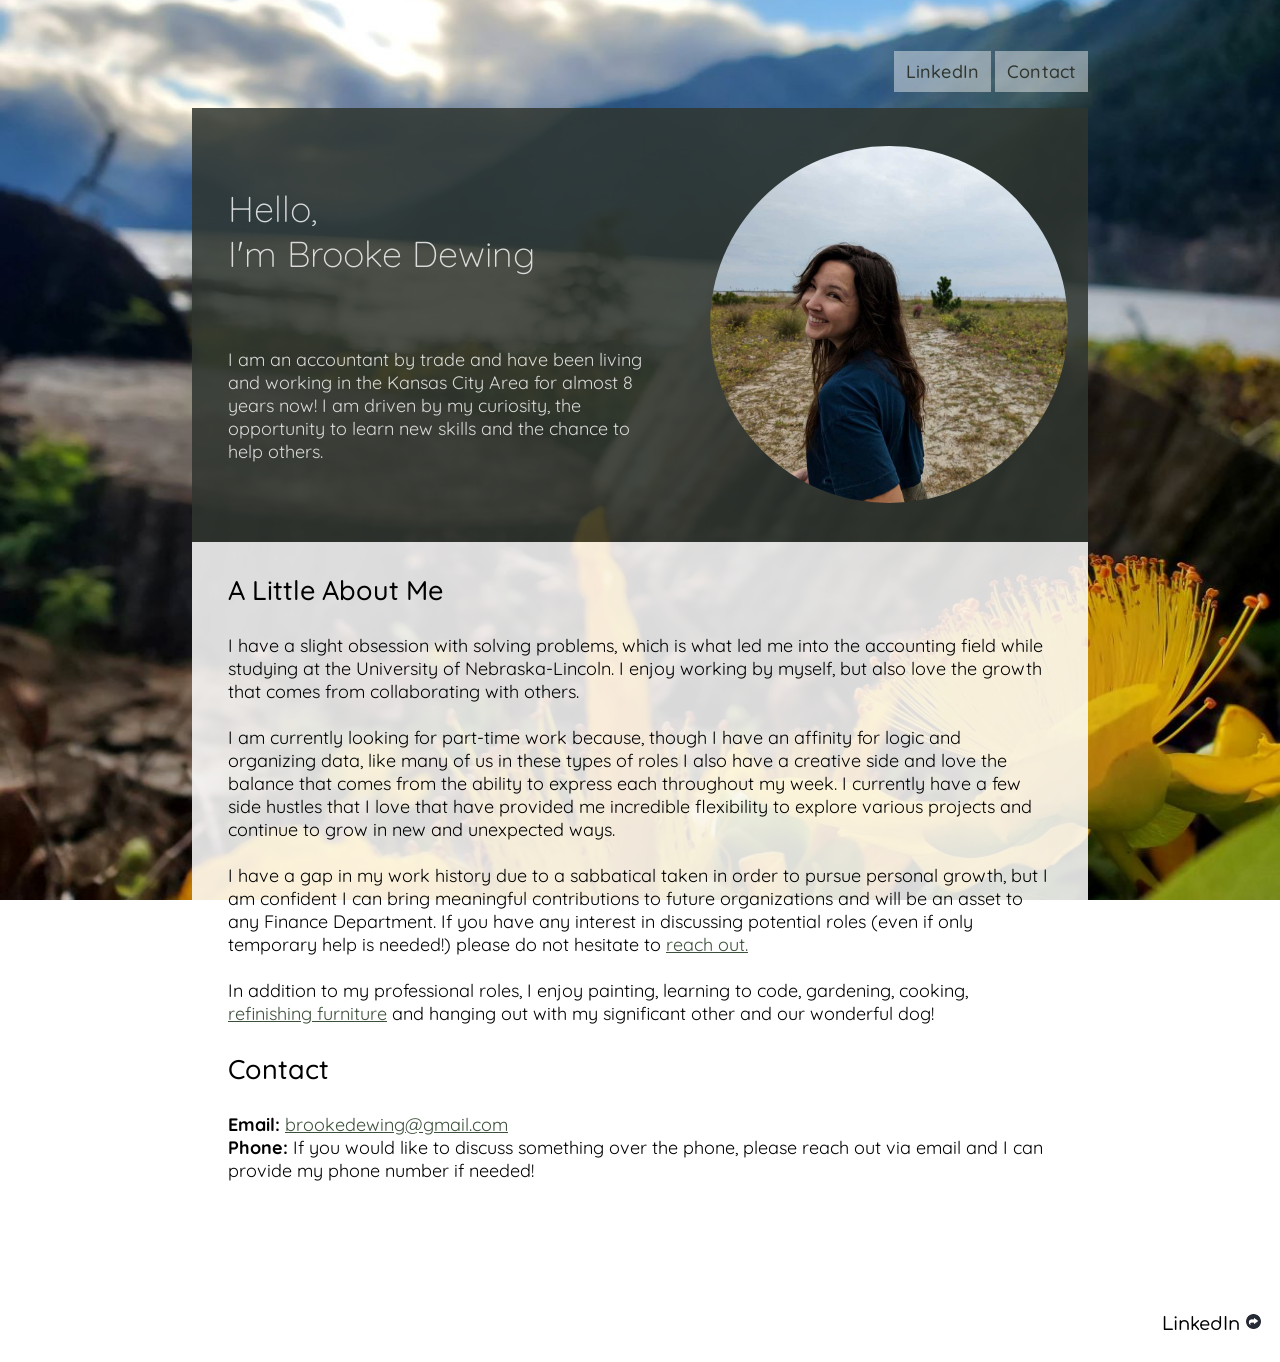
<file: Portfolio/portfolio-alt.html>
<!--this will be the site landing page-->

<!DOCTYPE html>
<html lang="en">
<head>
  <link rel="preconnect" href="https://fonts.googleapis.com"><link rel="preconnect" href="https://fonts.gstatic.com" crossorigin><link href="https://fonts.googleapis.com/css2?family=Abril+Fatface&family=Comfortaa:wght@300;400;500;600;700&family=Dancing+Script:wght@400;500;600;700&family=Poppins:ital,wght@0,100;0,200;0,400;0,500;0,600;0,700;1,100;1,200;1,400;1,500;1,600;1,700&family=Quicksand:wght@300;400;500&family=Sacramento&display=swap" rel="stylesheet">
  <link href="./resources/css/portfolio-alt.css" rel='stylesheet'>
  <meta charset="UTF-8">
  <meta http-equiv="X-UA-Compatible" content="IE=edge">
  <meta name="viewport" content="width=device-width, initial-scale=1.0">
  <title>Brooke Dewing - Portfolio</title>
</head>
<body>
  
  <div id='banner'>
    <nav id="nav">
     
    </nav>
    <div id="menuitems">
      <br><br>
      <!-- <a href='./resources/DewingResume_2023.pdf' title="PDF Download" target="_blank">Traditional Resume</a> -->
      <a href="https://www.linkedin.com/in/brookedewing/" target=_blank title="LinkedIn Profile" >LinkedIn</a>
      <a href=#contact>Contact</a>
      <!-- <a href="#" >TBD</a> -->
      
    </div>
    <div class="darkgreen">
      <div id="title">
        <h1>Hello, <br>I'm Brooke Dewing</h1>
         <p>I am an accountant by trade and have been living and working in the Kansas City Area for almost 8 years now!  <!--and am currently working toward becoming a full-stack engineer. --> I am driven by my curiosity, the opportunity to learn new skills and the chance to help others.</p>  
      </div>    
      <div id="logocont">
        <a href="https://www.linkedin.com/in/brookedewing/" target=_blank title="LinkedIn Profile"><img src="./resources/images/brooke-profile_edit.jpg" alt="" height="" width="" ></a>
      </div>    
    </div>
    
    <div class="aboutme">
      <h2 class="title2">A Little About Me</h2>
      <p>I have a slight obsession with solving problems, which is what led me into the accounting field while studying at the University of Nebraska-Lincoln. I enjoy working by myself, but also love the growth that comes from collaborating with others.
      <br><br>I am currently looking for part-time work because, though I have an affinity for logic and organizing data, like many of us in these types of roles I also have a creative side and love the balance that comes from the ability to express each throughout my week. I currently have a few side hustles that I love that have provided me incredible flexibility to explore various projects and continue to grow in new and unexpected ways.
      <br><br>I have a gap in my work history due to a sabbatical taken in order to pursue personal growth, but I am confident I can bring meaningful contributions to future organizations and will be an asset to any Finance Department. If you have any interest in discussing potential roles (even if only temporary help is needed!) please do not hesitate to <a href=mailto:dewingbrooke@gmail.com>reach out.</a>
      <br><br>
      In addition to my professional roles, I enjoy painting, learning to code, gardening, cooking, <a href="https://brookedewing.github.io/Desk/desk.html">refinishing furniture</a> and hanging out with my significant other and our wonderful dog!
      </p>
      
      <!--However, after some years experience and an exploration of my career goals, I realized my aspirations didn't quite align with the traditional path of accounting. So, I am taking the knowledge and thought processes I have gained and am using them to my advantage while exploring the world of programming. <br><br>Now that I am here, I believe I have found my passion! I really enjoy the creativity involved and look forward to the opportunity to further my education and increase my skills.--> 

      <div id="contact" class="contact">
        <h2 class=title2>Contact</h2>
        <ul>
          <li><strong>Email:</strong> <a href=mailto:dewingbrooke@gmail.com>brookedewing@gmail.com</a></li>
          <li><strong>Phone:</strong> If you would like to discuss something over the phone, please reach out via email and I can provide my phone number if needed!</li>
        </ul>
      </div>
    </div>
    
 </div>
  <main>
   
      
    
    
  </main>
  <footer>
    <a class='linkedin' href='https://www.linkedin.com/in/brookedewing/' target='_blank'>LinkedIn <img src="./resources/images/linkimage.png" height="17rem" width="auto"/></a>
  </footer>
</body>
</html>
</file>
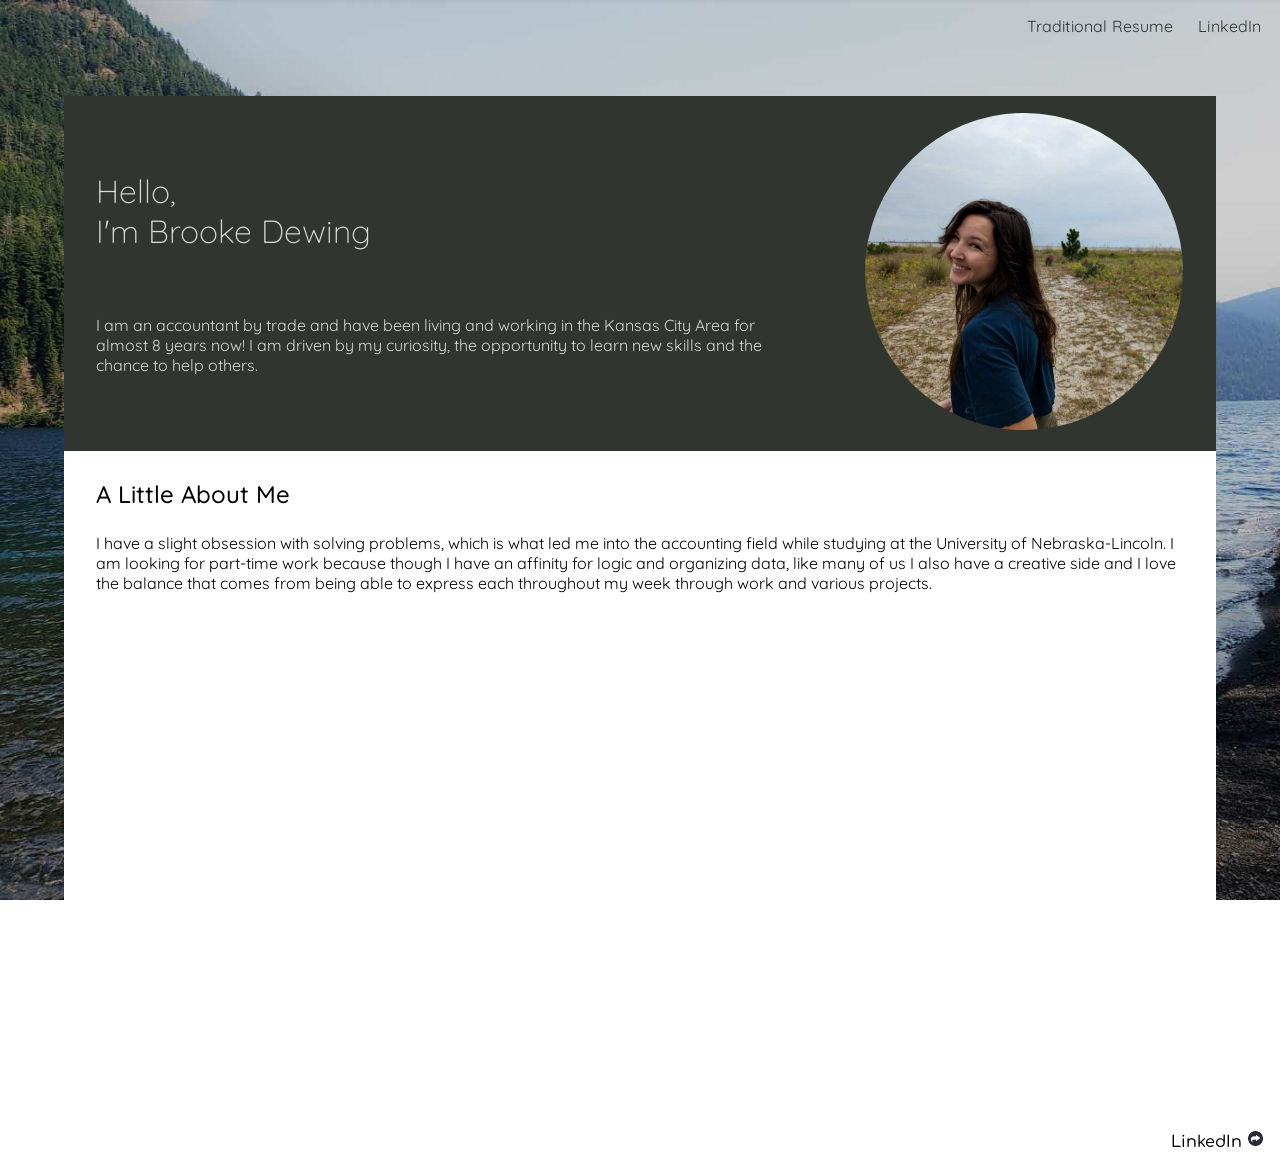
<file: Portfolio/portfolio.html>
<!--this will be the site landing page-->

<!DOCTYPE html>
<html lang="en">
<head>
  <link rel="preconnect" href="https://fonts.googleapis.com"><link rel="preconnect" href="https://fonts.gstatic.com" crossorigin><link href="https://fonts.googleapis.com/css2?family=Abril+Fatface&family=Comfortaa:wght@300;400;500;600;700&family=Dancing+Script:wght@400;500;600;700&family=Poppins:ital,wght@0,100;0,200;0,400;0,500;0,600;0,700;1,100;1,200;1,400;1,500;1,600;1,700&family=Quicksand:wght@300;400;500&family=Sacramento&display=swap" rel="stylesheet">
  <link href="./resources/css/portfolio.css" rel='stylesheet'>
  <meta charset="UTF-8">
  <meta http-equiv="X-UA-Compatible" content="IE=edge">
  <meta name="viewport" content="width=device-width, initial-scale=1.0">
  <title>Brooke Dewing - Portfolio</title>
</head>
<body>
  
  <div id='banner'>
    <nav id="nav">
     
    </nav>
    <div id="menuitems">
      <a href='./resources/DewingResume_2023.pdf' title="PDF Download" target="_blank">Traditional Resume</a>
      <a href="https://www.linkedin.com/in/brookedewing/" target=_blank title="LinkedIn Profile" >LinkedIn</a>
      <!-- <a href="#" >TBD</a> -->
      
    </div>
    <div class="darkgreen">
      <div id="title">
        <h1>Hello, <br>I'm Brooke Dewing</h1>
        <p>I am an accountant by trade and have been living and working in the Kansas City Area for almost 8 years now!  <!--and am currently working toward becoming a full-stack engineer. --> I am driven by my curiosity, the opportunity to learn new skills and the chance to help others.</p> 
      </div>    
      <div id="logocont">
        <a href="https://www.linkedin.com/in/brookedewing/" target=_blank title="LinkedIn Profile"><img src="./resources/images/brooke-profile_edit.jpg" alt="" height="" width="" ></a>
      </div>  
    </div>
    
    <div class="aboutme">
      <h2 class="title2">A Little About Me</h2>
      <p>I have a slight obsession with solving problems, which is what led me into the accounting field while studying at the University of Nebraska-Lincoln. I am looking for part-time work because though I have an affinity for logic and organizing data, like many of us I also have a creative side and I love the balance that comes from being able to express each throughout my week through work and various projects. <!-- However, after some years experience and an exploration of my career goals, I realized my aspirations don't quite align with the traditional path of accounting. So, I am taking the knowledge and thought processes I have acquired and using them to my advantage while exploring the world of programming. <br><br>Now that I am here, I believe I have found my passion! I really enjoy the creativity involved and would love the opportunity to assist in your business!--></p> 
      

   
    </div>
 </div>
  <main>
   
      
    
    
  </main>
  <footer>
    <a class='linkedin' href='https://www.linkedin.com/in/brookedewing/' target='_blank'>LinkedIn <img src="./resources/images/linkimage.png" height="17rem" width="auto"/></a>
  </footer>
</body>
</html>
</file>
<file: resources/css/styles2.css>
/*this resets the browser defaults!*/
* {
    box-sizing: border-box;
    margin: 0;
    padding: 0;
    /* border: 1px solid maroon; */
}

#nav {
    display: inline-flex;
    flex-wrap: wrap;
    justify-content:left;
    align-items: center;
    width: 100%;
    position: sticky;
    top: 0px;
    z-index: 10;
    margin: 15px 0;
    align-content:center;
    background-color: #6F7E6E;
    border-bottom: 1px solid #8EA98C;
    border-top: 1px solid #8EA98C;
  }
    
  #nav#logocont {
    width: 15%;
    min-height: 95px;
  }  
  
  img#logo {
    border-radius: 75px;
    margin: 5px 10px;
  }
  
  #menuitems {
    width: 77%;
    display: flex;
    flex-wrap: wrap;
    justify-content:end;
    min-width: 350px;
  }
  
  #menuitems ul {
    display: inline-flex;
    flex-wrap: wrap;
    margin: 0 5px;
  }
  
  #menuitems li {
    width: auto;
    list-style: none;
  }
  
  #menuitems li a {
    display: inline-flex;
    flex-wrap: wrap;
    text-align: center;
    color: #f5f5f5;
    font-family: 'Poppins', sans-serif;
    font-weight: 500;
    font-size:calc(16px + (20 - 16) * ((100vw - 300px) / (1600-300)));
    text-transform: uppercase;
    transition: background-color 0.75s color 0.75s;
    padding: 12px 15px;
    text-decoration: none;
    /* border-left: 0.5px solid whitesmoke;
    border-right: 0.5px solid whitesmoke; */
  }
  
  #menuitems a:hover {
    color: #1E2935;
    background-color: #8EA98C;
    border-radius: 7px;
    border: none;
  }
  
  #menuitems a:active {
    color: #718091;
    background-color: #cce4ca;
    border-radius: 7px;
  }
  
  #TBD {
    width: 8%;
    text-align: center;
  }
  
  #TBD p {
    color: #f5f5f5;
  }

#banner {
    text-align: center;
    padding: 20px 0;
    background-image: url("../Images/bckgrnd_brown.png");
    background-size:cover;
    height: auto;
    opacity: 0.95;
}

#banner h1 {
    /* border: 4px solid #fff;
    border-radius: 25px; */
    color: #f5f5f5;
    font-family: 'Dancing Script', cursive;
    font-size:calc(55px + (75 - 55) * ((100vw - 300px) / (1600-300)));
    font-weight: 500;
    text-align: left;
    min-width: 315px;
    height: auto;
    padding: 2% 0 0 2%;
}

#banner h2 {
    color: #E3A039;
    opacity: 0.85;
    font-family: 'Dancing Script', cursive;
    font-size:calc(45px + (65 - 55) * ((100vw - 300px) / (1600-300)));
    font-weight: 500;
    text-align: left;
    width: 50%;
    min-width: 315px;
    padding: 0 0 2% 4%;
}

#h1 h1 {
    font-family: 'Abril Fatface', cursive;
    font-size:calc(32px + (55 - 32) * ((100vw - 300px) / (1600-300)));
    letter-spacing: 0.15em;
}

#h1alt {
    font-family: 'Dancing Script', cursive;
    font-size:calc(55px + (75 - 55) * ((100vw - 300px) / (1600-300)));
    font-weight: 500;
}

h2 {
    font-family: 'Comfortaa', cursive;
    font-size:calc(25px + (38 - 25) * ((100vw - 300px) / (1600-300)));
    font-weight: 500;
}

#h2alt {
    font-family: 'Sacramento', cursive;
    font-size:calc(34px + (55 - 34) * ((100vw - 300px) / (1600-300)));
    font-weight: 400;
}

h3 {
    font-family: 'Comfortaa', cursive;
    font-size:calc(20px + (32 - 20) * ((100vw - 300px) / (1600-300)));
}

p {
    font-family: 'Poppins', sans-serif;
    font-size:calc(14px + (18 - 14) * ((100vw - 300px) / (1600-300)));
}

a {
    font-size: 17px;
    font-family: 'Poppins', sans-serif;
    color: #34495E;
    text-decoration: underline;
}

.main {
    margin: 0 2%;
}

.colorcontainer {
    width: 96%;
    margin: 5% 20px;
    display: grid;
    /* justify-content: center;
    flex-wrap: wrap; */
    grid-template: .05fr 1fr 1fr / 1fr 1fr 1fr;
    gap: 20px;
 }

 #ctitle {
    grid-column-start: span 3;
 }

.colors {
    /* margin: 10px; */
    border-radius: 7px;
    padding: 20px;
    min-width: 250px;
    height: 175px;
    text-align: center;
    /* flex-shrink: 0; */
}

#marigold {
    background-color: #E3A039;
    
}

#darkgreen {
    background-color: #6F7E6E;
    color: #fff;
}

#lightgreen {
    background-color: #8EA98C;
}

#whitesmoke {
    background-color: #f5f5f5;
}

#darkorange {
    background-color: #B27D2C;
}

#navy {
    background-color: #34495E;
    color: #FFF;
}

.fontcontainer {
    width: 96%;
    margin: 5% 20px;
    display: grid;
    /* justify-content: center;
    flex-wrap: wrap; */
    grid-template: .05fr 1fr 1fr / 1fr 1fr 1fr;
    gap: 20px;
 }

 #ftitle {
    grid-column-start: span 3;
 }

.font {
    border-radius: 7px;
    padding: 20px;
    height: auto;
    text-align: left; 
    background-color: #f5f5f5;
}

.textcontainer {
    width: 96%;
    display: grid;
    grid-template: .05fr 1fr 1fr / 1fr 1fr 1fr;
    gap: 20px;
 }

 .text {
    border-radius: 7px;
    padding: 20px;
    height: auto;
    text-align: left; 
    background-color: #f5f5f5;
}


 #ttitle {
    grid-column-start: span 3;
 }

#abrilfatface p {
    font-family: 'Abril Fatface', cursive;
    line-height: 2;
    font-size: 20px;
}

#dancingscript p{
    font-family: 'Dancing Script', cursive;
    line-height: 2;
    font-size: 20px;
}

#comfortaa p {
    font-family: 'Comfortaa', cursive;
    line-height: 2;
    font-size: 17px;
}

#sacramento p{
    font-family: 'Sacramento', cursive;
    line-height: 2;
    font-size: 20px;
}

#poppins p{
    font-family: 'Poppins', sans-serif;
    line-height: 2;
    font-size: 16px;
}

.medium {
    font-weight: 500;
}

.bold {
    font-weight: 700;
}

emphasis {
    font-style: italic;
}

footer {
    opacity: 0.75;
    text-align: center;
    padding: 25px 5px;
    border-top: 1px solid #B6BCBB;
    background-color: #DCE4E3;
    position: relative;
    margin-top: 25px;
  }
</file>
<file: resources/css/recentcrafts.css>
/*this resets the browser defaults!*/
* {
  box-sizing: border-box;
  margin: 0;
  padding: 0;
  overflow-x:hidden;
  overflow-y: visible;
  /* border-top: 1px solid blue;
  border-bottom: 1px solid red;
  border-left: 1px solid pink;
  border-right: 1px solid greenyellow; */
  /* border: 1px solid red; */
}

html {
  font-size: 16px;
}

#nav {
width: 100%;
position: sticky;
z-index: 10;
background-image: url('../Images/brooke/20210702_105252-copy3.jpg');
background-attachment:fixed;
background-size:cover;
background-position:bottom;
height: 51rem;
}

#banner {
  display: grid;
  grid-template: 6rem repeat(8,1fr)/1fr 1fr;
  width: 100%;
  background-color: #30362f;
  margin-bottom: 1.5rem;
  justify-content: space-around;
  align-content: space-around;
}

#menuitems {
  grid-area: 1/1/2/3;
  justify-self: end;
  padding: 1rem 0;
  margin-right: .5rem;
}

#menuitems a {
  color: #f5f5f5;
  font-family: 'Quicksand', sans-serif;
  font-weight: 300;
  letter-spacing: .01rem;
  font-size:calc(1.15rem + (1.45 - 1.15) * ((100vw - 300px) / (1600-300)));
  transition: background-color 0.75s color 0.75s;
  padding: 0.5rem 0.65rem;
  text-decoration: none;
  text-align: right;
} 
 
#menuitems a:hover {
  color: #1E2935;
  background-color: #8EA98C;
  border-radius: 0.5rem;
  font-weight: 500;
  border: none;
}
  
#menuitems a:active {
  color: #718091;
  background-color: #FCD598;
  border-radius: 0.5rem;
}

#logocont {
  display: grid;
  grid-area: 2/2/10/3;
  justify-self: center;
  max-width: 20rem;
  min-width: 4rem;
  margin-right: 5%;
}  

#logocont img {
  border-radius: 50%;
  max-width: 20rem;
  min-width: 4rem;
  height: auto;
  margin-bottom: 1.5rem;
  display: flex;
}


#title {
  grid-area: 2/1/10/2;
  display: grid;
  justify-content:left;
  align-content: flex-start;
  min-width: 22rem;
  margin-left: 5%;
}

#title h1 {
color: #f5f5f5;
opacity: 0.85;
font-family: 'Quicksand', sans-serif;
font-size:calc(3rem + (3.75 - 3) * ((100vw - 300px) / (1600-300)));
font-weight: 300;
text-align: left;
width: 100%;
padding: 0.75rem 1rem;
min-height: 9rem;
max-height: 27rem;
padding: 0.75rem 1rem;
}

.aboutme {
  margin-left: 5%;
  margin-right: 5%;
}

#title p {
  width: 100%;
  color: #f5f5f5;
  opacity: 0.85;
}

p {
  font-family: 'Quicksand', sans-serif;
  padding: 0.75rem 1rem;
}


.title2 {
color: #000;
font-family: 'Quicksand', sans-serif;
padding: 0.75rem 1rem;
font-size:calc(1.15rem + (1.45 - 1.15) * ((100vw - 300px) / (1600-300)));
font-weight: 500;
}

.title3 {
color: #6F7E6E;
font-family: 'comfortaa', cursive;
font-size:calc(30px + (40 - 30) * ((100vw - 300px) / (1600-300)));
padding-bottom: 7px;
}

footer {
  margin: 1.25rem .75rem;
  height: auto;
  padding: 0.75rem 1rem;
  text-align: right;
}

.linkedin {
  font-family: comfortaa;
  color: #000;
  text-decoration: none;
  font-weight: 500;
}
</file>
<file: BrisketCare/resources/css/brisketdog.css>
* {
    box-sizing: border-box;
    margin: 0;
    padding: 0;
    /* border: 1px solid red; */
}

html {
    font-family: quicksand, sans-serif;
    font-size: 16px;
}

nav ul {
    display: flex;
    justify-content: flex-end;
    align-items: center;
    min-height: 4rem;
    flex-wrap: wrap;
    padding: 3% 0 3% 0;
}

nav li {
    display: inline;
    padding: 0 .75rem;    
}

nav li a:hover {
    color: #BB447E;
    background-color: #00000033;
    border-radius: 7px;
}

nav li a {
    padding: .7rem;
    text-decoration: none;
    width: 100%;
    color: #30362fd9;
}

.banner {
    background-color: #30362fd9;
    overflow: hidden;
    display: grid;
    grid-template: 1fr / 1.25fr 1fr;
    align-content: center;
    align-items: center;
    padding: 3%;
    /* justify-content: center;
    justify-items: center; */
}



.banner .title {
    grid-area: 1/1/2/2;
    margin: 2rem 1rem 1rem 1rem;
    max-width: 80%;
}

.banner .logo {
    grid-area: 1/2/2/3;
    
}

.logo img {
    max-width: 85%;
    height: auto;
    display: block;
    border-radius: 15%;
    max-height: 21rem;
    min-height: 6rem;
    min-width: 7rem;
    margin: 1rem auto;
}
  
  

h1 {
    font-weight: 400;
    color: #f5f5f5;
    font-size: calc(2.25rem + (6 - 2.25) * ((100vw - 300px) / (1600-300)));
}

h2 {
    font-weight: 400;
    color: #f5f5f5;
    font-size: calc(1rem + (1.65 - 1) * ((100vw - 300px) / (1600-300)));
    /* font-style: italic; */
    padding-top: .5rem;

}

.smaller {
    font-size: calc(.85rem + (1.15 - .85) * ((100vw - 300px) / (1600-300)));
    opacity: 80%;
    padding: .5rem 0 .25rem 0;
}

h3 {
    font-weight: 600;
    color: #30362fd9;
    font-size: calc(1.25rem + (1.75 - 1.25) * ((100vw - 300px) / (1600-300)));
    padding-top: 1.5rem;
    padding-bottom: 0.75rem;
}

h4 {
    font-weight: 500;
    color: #f5f5f5;
    font-size: calc(1rem + (1.15 - 1) * ((100vw - 300px) / (1600-300)));
    text-decoration: underline;
    padding-bottom: .5rem;
}

p {
    font-size: calc(0.85rem + (1 - 0.85) * ((100vw - 300px) / (1600-300)));
}

.container {
    width: 90%;
    height: auto;
    overflow: hidden;
    margin: 1rem auto;

}

.info {
  margin: 0.25rem;
}

.info li {
    padding-left: .75rem;
    padding-bottom: 0.5rem;
    line-height: 1.25;
    list-style-type: none;
}

li.subtext {
    padding-left: 1.75rem;
    padding-bottom: -1.25rem;
}

emphasis {
    /* font-style: italic; */
    color: #BB447E;
    font-weight: 500;
}

bold {
    font-weight: 600;
}

a {
    color: #B27D2C;
}

a:hover {
    color: #BB447E;
    background-color: #00000033;
}

footer {
    padding: 5rem 4rem;
    background-color: #30362fd9;
    color: #f5f5f5;
    font-size: .85em;
    height: auto;
    text-align: center;
}

footer emphasis {
    color: #E3A039;
}

@media only screen and (max-width: 787px) {
    .banner {
        grid-template: .5fr 1fr / 1fr;
        justify-content: center;
        text-align: center;
    }

    .banner .title {
      max-width: 100%;
    }

    .banner .logo {
        grid-area: 2/1/3/2;
    }

    .smaller {
        padding: .5rem 15% .25rem 15%;
    }

    footer {
      padding: 7% 5%;
      text-align: left;
  }

  nav ul {
    justify-content: center;
    min-height: 6rem;
}
}

@media only screen and (max-width: 453px) {
  nav ul {
    justify-content: center;
    min-height: 8rem;
  }
}

@media only screen and (min-width: 1390px) {
  .banner .title {
      padding-left: 20%;
  }
  .banner .logo {
      padding-right: 20%;
  }
  .smaller {
      padding: .5rem 0 0 0;
      font-size: 1.3rem;
  }

  .container {
    padding-left: 10%;
    padding-right: 10%;
}

  .logo img {
    max-height: 26rem;
}
  h1 {
    font-size: 5rem;
  }

  h2 {
    font-size: 1.75rem;
  }
}
</file>
<file: CSS&StyleGuide/resources/css/CSSHTMLNotes.css>
/*this resets the browser defaults!*/
* {
    box-sizing: border-box;
    margin: 0;
    padding: 0;
  }

  #nav {
    display: inline-flex;
    flex-wrap: wrap;
    justify-content:left;
    align-items: center;
    width: 100%;
    position: sticky;
    top: 0px;
    z-index: 10;
    margin: 15px 0;
    align-content:center;
    background-color: #34495E;
    border-bottom: 1px solid #162029;
    border-top: 1px solid #162029;
  }
    
  #nav#logocont {
    width: 15%;
    min-height: 95px;
  }  
  
  img#logo {
    border-radius: 75px;
    margin: 5px 10px;
  }
  
  #menuitems {
    width: 77%;
    display: flex;
    flex-wrap: wrap;
    justify-content:end;
    min-width: 350px;
  }
  
  #menuitems ul {
    display: inline-flex;
    flex-wrap: wrap;
    margin: 0 5px;
  }
  
  #menuitems li {
    width: auto;
    list-style-type:none;
  }
  
  #menuitems li a {
    display: inline-flex;
    flex-wrap: wrap;
    /* margin: 0 3px; */
    text-align: center;
    color: #f5f5f5;
    font-family: 'Poppins', sans-serif;
    font-weight: 500;
    font-size:calc(16px + (20 - 16) * ((100vw - 300px) / (1600-300)));
    text-transform: uppercase;
    transition: background-color 0.75s color 0.75s;
    padding: 12px 15px;
    text-decoration: none;
    /* border-left: 0.5px solid whitesmoke;
    border-right: 0.5px solid whitesmoke; */
  }
 
  #menuitems a:hover {
    color: #d6d5d5;
    background-color: #577a9c;
    border-radius: 7px;
    border: none;
  }
  
  #menuitems a:active {
    color: #577a9c;
    background-color: #85a5c5;
    border-radius: 7px;
  }
  
  #TBD {
    width: 8%;
    text-align: center;
  }
  
  #TBD p {
    color: #f5f5f5;
  }
    

#banner {
    background-image: url("../images/coglaciertopbd.jpg");
    background-size: cover;
    background-position:75%;
    text-align: center;
    padding: 20px 0;
    height: 360px;
    display: inline-flex;
    justify-content:center;
    align-items: center;
    width: 100%;
}

.title {
    background-color: #f5f5f5A5;
    border: 4px solid #f5f5f5a5;
    width: 35%;
    min-width: 400px;
    border-radius: 7px;
    padding: 10px;
    text-align: center;
    max-width: 95%;
    height: auto;
}

#banner h1 {
    border-radius: 25px;
    color: #34495E;
    opacity: 0.65;
    font-family: 'Abril Fatface', cursive;
    font-size:calc(45px + (75 - 45) * ((100vw - 300px) / (1600-300)));
    letter-spacing: 3px;
    text-align: center;
    min-width: 300px;
    padding: 7px;
  }

  #banner h2 {
    color: #B27D2C;
    font-family: 'Sacramento', cursive;
    font-size:calc(40px + (65 - 40) * ((100vw - 300px) / (1600-300)));
    font-weight: 500;
    text-align: center;
    min-width: 315px;
}

main {
    margin: 0 5%;
}

h3 {
    font-family: 'Comfortaa', cursive;
    font-size: 42px;
    font-weight: 300;
    padding-top: 25px;
    line-height: 1.5;
}

h4 {
    font-family: 'Comfortaa', cursive;
    font-size: 27px;
    font-weight: 600;
    padding-top: 25px;
    line-height: 1.5;  
}

p {
    font-family: 'Poppins', sans-serif;
    line-height: 1.5; 
    font-size: 17px;
    padding: 10px 15px 0 15px;
}

table {
    border: 2px solid 3E5644;
    margin: 15px 15px;
    border-collapse: collapse;
}

th {
    font-family: 'Comfortaa', cursive;
    font-weight: 600;    
    font-size: 17px;
    line-height: 1.5; 
    background-color: #3E5644;
    color: #FFFFFF;
    padding: 5px 15px;
    border: 0.5px solid #3E5644;
    white-space: nowrap;
}

td {
    font-family: 'Poppins', sans-serif;
    line-height: 1.2; 
    font-size: 15px;
    padding: 5px 15px;
    border: 0.5px solid #3E5644;
}

.maintable td {    
    height: 108px;
}

.alphatable td {    
    height: 40px;
}

.gradient {
    background: -webkit-linear-gradient(45deg, #E59866, #7DCEA0);
    -webkit-background-clip: text;
    -webkit-text-fill-color: transparent;
    }

/* h3.gradient {
        font-weight: bolder;
}   */

.namecolout {
    background-color: purple;
}

.hexout {
    background-color: #8DDED1;
}

.rgbout {
    background-color: rgb(65, 130, 15);
}

.hslout {
    background-color: hsl(17, 91%, 65%);
}

.hexout2 {
    background-color: #95DD8D;
}

.rgbout2 {
    background-color: rgb(149, 221, 141);
}

.hslout2 {
    background-color: hsl(114, 54%, 71%);
}
.namealpha{
    background-color: purple;
    opacity: 0.75;
}

.hexalpha {
    background-color: #8DDED1BF;
}

.rgbalpha {
    background-color: rgba(65, 130, 15, 0.75);
}

.hslalpha {
background-color: hsla(17, 91%, 65%, 75%);
}

.examplegreen {
    color: #95DD8D;
    font-weight: 900;
    letter-spacing: .03em;
    text-transform: uppercase;
}

a {
    font-weight: 500;
    color: #B03A2E;
}

a:visited {
    color: #461712;
}

a:hover {
    font-weight: bolder;
}

a:active {
    color: #DBE9EE;
}

emphasis {
    font-style: italic;
}

footer {
    opacity: 0.75;
    text-align: center;
    padding: 25px 5px;
    border-top: 1px solid #B6BCBB;
    background-color: #DCE4E3;
    position: relative;
    margin-top: 25px;
  }
</file>
<file: CSS&StyleGuide/resources/css/StyleGuide.css>
/*this resets the browser defaults!*/
* {
    box-sizing: border-box;
    margin: 0;
    padding: 0;
    /* border: 1px solid maroon; */
}

#nav {
    display: inline-flex;
    flex-wrap: wrap;
    justify-content:left;
    align-items: center;
    width: 100%;
    position: sticky;
    top: 0px;
    z-index: 10;
    margin: 15px 0;
    align-content:center;
    background-color: #6F7E6E;
    border-bottom: 1px solid #8EA98C;
    border-top: 1px solid #8EA98C;
  }
    
  #nav#logocont {
    width: 15%;
    min-height: 95px;
  }  
  
  img#logo {
    border-radius: 75px;
    margin: 5px 10px;
  }
  
  #menuitems {
    width: 77%;
    display: flex;
    flex-wrap: wrap;
    justify-content:end;
    min-width: 350px;
  }
  
  #menuitems ul {
    display: inline-flex;
    flex-wrap: wrap;
    margin: 0 5px;
  }
  
  #menuitems li {
    width: auto;
    list-style: none;
  }
  
  #menuitems li a {
    display: inline-flex;
    flex-wrap: wrap;
    text-align: center;
    color: #f5f5f5;
    font-family: 'Poppins', sans-serif;
    font-weight: 500;
    font-size:calc(16px + (20 - 16) * ((100vw - 300px) / (1600-300)));
    text-transform: uppercase;
    transition: background-color 0.75s color 0.75s;
    padding: 12px 15px;
    text-decoration: none;
    /* border-left: 0.5px solid whitesmoke;
    border-right: 0.5px solid whitesmoke; */
  }
  
  #menuitems a:hover {
    color: #1E2935;
    background-color: #8EA98C;
    border-radius: 7px;
    border: none;
  }
  
  #menuitems a:active {
    color: #718091;
    background-color: #cce4ca;
    border-radius: 7px;
  }
  
  #TBD {
    width: 8%;
    text-align: center;
  }
  
  #TBD p {
    color: #f5f5f5;
  }

#banner {
    text-align: center;
    padding: 20px 0;
    background-image: url("../images/cbbdorig.jpg");
    background-size:cover;
    height: 360px;
    display: inline-flex;
    justify-content:center;
    width: 100%;
}

.title {
    background-color: #f5f5f5c5;
    border: 4px solid #f5f5f5a5;
    width: 35%;
    min-width: 400px;
    border-radius: 7px;
    padding: 10px;
    text-align: center;
    max-width: 95%;
}

#banner h1 {
    border-radius: 25px;
    color: #2a381f;
    opacity: 0.65;
    font-family: 'Abril Fatface', cursive;
    font-size:calc(45px + (75 - 45) * ((100vw - 300px) / (1600-300)));
    letter-spacing: 3px;
    text-align: center;
    min-width: 300px;
    padding: 7px;
  }

#banner h2 {
    color: #B27D2C;
    font-family: 'Sacramento', cursive;
    font-size:calc(40px + (65 - 40) * ((100vw - 300px) / (1600-300)));
    font-weight: 500;
    text-align: center;
    min-width: 315px;
}

#h1 h1 {
    font-family: 'Abril Fatface', cursive;
    font-size:calc(32px + (55 - 32) * ((100vw - 300px) / (1600-300)));
    letter-spacing: 0.15em;
}

#h1alt {
    font-family: 'Dancing Script', cursive;
    font-size:calc(55px + (75 - 55) * ((100vw - 300px) / (1600-300)));
    font-weight: 500;
}

h2 {
    font-family: 'Comfortaa', cursive;
    font-size:calc(25px + (38 - 25) * ((100vw - 300px) / (1600-300)));
    font-weight: 500;
}

#h2alt {
    font-family: 'Sacramento', cursive;
    font-size:calc(34px + (55 - 34) * ((100vw - 300px) / (1600-300)));
    font-weight: 400;
}

h3 {
    font-family: 'Comfortaa', cursive;
    font-size:calc(20px + (32 - 20) * ((100vw - 300px) / (1600-300)));
}

p {
    font-family: 'Poppins', sans-serif;
    font-size:calc(14px + (18 - 14) * ((100vw - 300px) / (1600-300)));
}

a {
    font-size: 17px;
    font-family: 'Poppins', sans-serif;
    color: #34495E;
    text-decoration: underline;
}

.main {
    margin: 0 2%;
}

.colorcontainer {
    width: 96%;
    margin: 5% 20px;
    display: grid;
    /* justify-content: center;
    flex-wrap: wrap; */
    grid-template: .05fr 1fr 1fr / 1fr 1fr 1fr;
    gap: 20px;
 }

 #ctitle {
    grid-column-start: span 3;
 }

.colors {
    /* margin: 10px; */
    border-radius: 7px;
    padding: 20px;
    min-width: 250px;
    height: 175px;
    text-align: center;
    /* flex-shrink: 0; */
}

#marigold {
    background-color: #E3A039;
    
}

#darkgreen {
    background-color: #6F7E6E;
    color: #fff;
}

#lightgreen {
    background-color: #8EA98C;
}

#whitesmoke {
    background-color: #f5f5f5;
}

#darkorange {
    background-color: #B27D2C;
}

#navy {
    background-color: #34495E;
    color: #FFF;
}

.fontcontainer {
    width: 96%;
    margin: 5% 20px;
    display: grid;
    /* justify-content: center;
    flex-wrap: wrap; */
    grid-template: .05fr 1fr 1fr / 1fr 1fr 1fr;
    gap: 20px;
 }

 #ftitle {
    grid-column-start: span 3;
 }

.font {
    border-radius: 7px;
    padding: 20px;
    height: auto;
    text-align: left; 
    background-color: #f5f5f5;
}

.textcontainer {
    width: 96%;
    display: grid;
    grid-template: .05fr 1fr 1fr / 1fr 1fr 1fr;
    gap: 20px;
 }

 .text {
    border-radius: 7px;
    padding: 20px;
    height: auto;
    text-align: left; 
    background-color: #f5f5f5;
}


 #ttitle {
    grid-column-start: span 3;
 }

#abrilfatface p {
    font-family: 'Abril Fatface', cursive;
    line-height: 2;
    font-size: 20px;
}

#dancingscript p{
    font-family: 'Dancing Script', cursive;
    line-height: 2;
    font-size: 20px;
}

#comfortaa p {
    font-family: 'Comfortaa', cursive;
    line-height: 2;
    font-size: 17px;
}

#sacramento p{
    font-family: 'Sacramento', cursive;
    line-height: 2;
    font-size: 20px;
}

#poppins p{
    font-family: 'Poppins', sans-serif;
    line-height: 2;
    font-size: 16px;
}

.medium {
    font-weight: 500;
}

.bold {
    font-weight: 700;
}

emphasis {
    font-style: italic;
}

footer {
    opacity: 0.75;
    text-align: center;
    padding: 25px 5px;
    border-top: 1px solid #B6BCBB;
    background-color: #DCE4E3;
    position: relative;
    margin-top: 25px;
  }
</file>
<file: Portfolio/resources/css/portfolio-alt.css>
/*this resets the browser defaults!*/
* {
  box-sizing: border-box;
  margin: 0;
  padding: 0;
  overflow-x:hidden;
  overflow-y: visible;
  /* border: 1px solid red; */
}

html {
  font-size: 18px;
}

@keyframes fadein {
  0% { opacity: 0; }
  100% { opacity: 1; }
}

@-moz-keyframes fadein {
  0% { opacity: 0; }
  100% { opacity: 1; }
}

@-webkit-keyframes fadein {
  0% { opacity: 0; }
  100% { opacity: 1; }
}

@-o-keyframes fadein {
  0% { opacity: 0; }
  100% { opacity: 1; }
}

@-ms-keyframes fadein {
  0% { opacity: 0; }
  100% { opacity: 1; }
}

#banner {
  display: grid;
  grid-template: 6rem 2.5fr repeat(2,1fr) 4rem/1fr 1fr;
  width: 100%;
  /* background-color: #30362f; */
  /* justify-content: space-around; */
  align-content: space-around;
  /* gap: 1rem; */
}

#nav {
  grid-area: 1/1/7/3;
  width: 100%;
  /* position: sticky; */
  /* z-index: 10; */
  background-image: url('../images/washbd.jpg');
  background-attachment:fixed;
  background-size:cover;
  background-position:bottom;
  /* height: 58rem; */
  }

#menuitems {
  animation: fadein 6s;
  -webkit-animation: fadein 6s;
  -moz-animation: fadein 6s;
  -o-animation: fadein 6s;
  -ms-animation: fadein 6s;
  grid-area: 1/1/2/3;
  justify-self: end;
  padding: 1rem 0;
  margin-right: 5%;
}

#menuitems a {
  color: #30362f;
  font-family: 'Quicksand', sans-serif;
  /* font-weight: 300; */
  letter-spacing: .01rem;
  font-size:calc(1.15rem + (2 - 1.15) * ((100vw - 300px) / (1600-300)));
  transition: background-color 0.75s color 0.75s;
  padding: 0.5rem 0.65rem;
  text-decoration: none;
  text-align: right;
  font-weight: 500;
  background-color: #f5f5f573;
} 
 
#menuitems a:hover {
  color: #f5f5f5;
  background-color: #30362fd9;
  /* border-radius: 0.5rem; */
  border: none;
}
  
#menuitems a:active {
  color: #30362f73;
  background-color: #f5f5f5d9;
  /* border-radius: 0.5rem; */
}

.darkgreen {
  animation: fadein 6s;
  -webkit-animation: fadein 6s;
  -moz-animation: fadein 6s;
  -o-animation: fadein 6s;
  -ms-animation: fadein 6s;
  grid-area: 2/1/3/3;
  display: grid;
  grid-template: 1fr / 1.25fr 1fr;
  background-color: #30362fd9;
  /* margin-bottom: 0.25rem; */
  margin-left: 5%;
  margin-right: 5%;
  align-items: center;
}

#title {
  grid-area: 1/1/2/2;
  display: grid;
  justify-content:left;
  align-content: flex-start;
  /* min-width: 22rem; */
  padding: 1rem;
}

#title h1 {
  color: #f5f5f5D9;
  /* opacity: 0.85; */
  font-family: 'Quicksand', sans-serif;
  font-size: calc(2.25rem + (3.75 - 2.25) * ((100vw - 300px) / (1600-300)));
  font-weight: 300;
  text-align: left;
  width: 100%;
  padding: 0.75rem 1rem;
  min-height: 9rem;
  max-height: 25rem;
  height: auto;
}

#title p {
  width: 100%;
  color: #f5f5f5;
  opacity: 0.85;
  font-size: calc(0.95rem + (1.15 - 0.95) * ((100vw - 300px) / (1600-300)));
}

#logocont {
  display: flex;
  align-items: flex-start;
  grid-area: 1/2/2/3;
  /* max-width: 25rem; */
  min-width: 7rem;
  padding: 1rem;
  justify-self: center;
  overflow: hidden;
  padding: 5%;
}  

#logocont img {
  display: block;
  border-radius: 50%;
  max-width: 100%;
  max-height: 23rem;
  min-width: 6rem;
  min-height: 6rem;
  height: auto;
}


.aboutme {
  animation: fadein 6s;
  -webkit-animation: fadein 6s;
  -moz-animation: fadein 6s;
  -o-animation: fadein 6s;
  -ms-animation: fadein 6s;
  background-color: #ffffffd9;
  grid-area: 3/1/5/3;
  margin-left: 5%;
  margin-right: 5%;
  padding: 1rem;
}

/* .contact {
  animation: fadein 6s;
  -webkit-animation: fadein 6s;
  -moz-animation: fadein 6s;
  -o-animation: fadein 6s;
  -ms-animation: fadein 6s;
  background-color: #ffffffd9;
  grid-area: 5/1/6/3;
  margin-left: 5%;
  margin-right: 5%;
  padding: 1rem;
} */

p, ul {
  font-family: 'Quicksand', sans-serif;
  padding: 0.75rem 1rem;
  font-size: calc(0.95rem + (1.15 - 0.95) * ((100vw - 300px) / (1600-300)));
}


.title2 {
color: #000;
font-family: 'Quicksand', sans-serif;
padding: 0.5em 1rem;
font-size:calc(1.15rem + (1.45 - 1.15) * ((100vw - 300px) / (1600-300)));
font-weight: 500;
}

a {
color: #3d503b;

}

footer {
  /* margin: 1.25rem .75rem; */
  height: auto;
  padding: 1.5rem 1rem;
  font-weight: 500;
  text-align: right;
  align-self: center;
}

.linkedin {
  font-family: comfortaa;
  color: #000;
  text-decoration: none;
}

@media only screen and (min-width: 1000px) {

  #banner {
    grid-template: 6rem 1fr 1fr .55fr 4rem/1fr 1fr;
  }

  #menuitems {
    margin-right: 15%;
  }

  .darkgreen {
    margin-left: 15%;
    margin-right: 15%;
  }

  .aboutme {
    margin-left: 15%;
    margin-right: 15%;
  }
}

@media only screen and (max-width: 1000px) {

  #banner {
    grid-template: 6rem .75fr 1fr 4rem/1fr;
  }

  .darkgreen {
    grid-area: 2/1/3/2;
    grid-template: 1fr / 1fr 1fr;
  }

  #logocont {
    display: flex;
    align-items: flex-start;
    grid-area: 1/2/2/3;
  }

  
}


@media only screen and (max-width: 750px) {

  #banner {
    grid-template: 6rem .65fr 1fr 4rem/1fr;
  }

}

@media only screen and (max-width: 655px) {
  #banner {
    grid-template: 6rem .85fr 1fr 4rem/1fr;
  }

  #nav {
    grid-area: 1/1/5/2;
  }

  #menuitems {
    grid-area: 1/1/2/2;
  }

  #title h1 {
    min-height: 4rem;
  }
  

  .darkgreen {
    grid-area: 2/1/3/2;
    grid-template: .55fr 1fr / 1fr;
  }

  #title {
    grid-area: 1/1/2/2;
  }

  #logocont {
    grid-area: 2/1/3/2;
  }

  .aboutme {
    grid-area: 3/1/4/2;
  } 
  
  #title {
    padding-bottom: 0;
  }
}

@media only screen and (max-width: 550px) {
  
  #banner {
    grid-template: 6rem .75fr 1fr 4rem/1fr;
  }

  #title h1 {
    min-height: 2.5rem;
  }

  #logocont {
    padding: 1%;
    max-width: 78%;
  }  

  .darkgreen {
    grid-template: .6fr 1fr / 1fr;
  }

}


 @media only screen and (max-width: 500px) {
  
  #banner {
    grid-template: 6rem .65fr 1fr 4rem/1fr;
  }

  .darkgreen {
    grid-template: 1fr 1fr / 1fr;
  }

  #title {
    grid-area: 1/1/2/2;
  }

  #logocont {
    grid-area: 2/1/3/2;
  }

  .aboutme {
    grid-area: 3/1/4/2;
  } 
}

@media only screen and (max-width: 415px) {
  
  #banner {
    grid-template: 6rem .5fr 1fr 4rem/1fr;
  }

  .darkgreen {
    grid-template: 1fr 1fr / 1fr;
  }

  #title {
    grid-area: 1/1/2/2;
  }

  #logocont {
    grid-area: 2/1/3/2;
  }

  .aboutme {
    grid-area: 3/1/4/2;
  } 
}
</file>
<file: Portfolio/resources/css/portfolio.css>
/*this resets the browser defaults!*/
* {
  box-sizing: border-box;
  margin: 0;
  padding: 0;
  overflow-x:hidden;
  overflow-y: visible;
  /* border-top: 1px solid blue;
  border-bottom: 1px solid red;
  border-left: 1px solid pink;
  border-right: 1px solid greenyellow; */
  /* border: 1px solid red; */
}

html {
  font-size: 16px;
}

@keyframes fadein {
  0% { opacity: 0; }
  100% { opacity: 1; }
}

@-moz-keyframes fadeIn {
  0% { opacity: 0; }
  100% { opacity: 1; }
}

@-webkit-keyframes fadeIn {
  0% { opacity: 0; }
  100% { opacity: 1; }
}

@-o-keyframes fadeIn {
  0% { opacity: 0; }
  100% { opacity: 1; }
}

@-ms-keyframes fadeIn {
  0% { opacity: 0; }
  100% { opacity: 1; }
}

#banner {
  display: grid;
  grid-template: 6rem 3fr repeat(5,1fr) 4rem/1fr 1fr;
  width: 100%;
  /* background-color: #30362f; */
  /* justify-content: space-around; */
  align-content: space-around;
  /* gap: 1rem; */
}

#nav {
  grid-area: 1/1/9/3;
  width: 100%;
  /* position: sticky; */
  /* z-index: 10; */
  background-image: url('../images/washlakebd.jpg');
  background-attachment:fixed;
  background-size:cover;
  background-position:bottom;
  /* height: 58rem; */
  }

#menuitems {
  animation: fadein 6s;
  -webkit-animation: fadein 6s;
  -moz-animation: fadein 6s;
  -o-animation: fadein 6s;
  -ms-animation: fadein 6s;
  grid-area: 1/1/2/3;
  justify-self: end;
  padding: 1rem 0;
  margin-right: .5rem;
}

#menuitems a {
  color: #30362f;
  font-family: 'Quicksand', sans-serif;
  /* font-weight: 300; */
  letter-spacing: .01rem;
  font-size:calc(1.15rem + (1.45 - 1.15) * ((100vw - 300px) / (1600-300)));
  transition: background-color 0.75s color 0.75s;
  padding: 0.5rem 0.65rem;
  text-decoration: none;
  text-align: right;
} 
 
#menuitems a:hover {
  color: #f5f5f5;
  background-color: #30362f;
  border-radius: 0.5rem;
  border: none;
}
  
#menuitems a:active {
  color: #30362f;
  background-color: #f5f5f5;
  border-radius: 0.5rem;
}

.darkgreen {
  animation: fadein 6s;
  -webkit-animation: fadein 6s;
  -moz-animation: fadein 6s;
  -o-animation: fadein 6s;
  -ms-animation: fadein 6s;
  grid-area: 2/1/3/3;
  display: grid;
  grid-template: 1fr / 2fr 1fr;
  background-color: #30362f;
  /* margin-bottom: 0.25rem; */
  margin-left: 5%;
  margin-right: 5%;
  align-items: center;
}

#title {
  grid-area: 1/1/2/2;
  display: grid;
  justify-content:left;
  align-content: flex-start;
  min-width: 22rem;
  padding: 1rem;
}

#title h1 {
  color: #f5f5f5;
  opacity: 0.85;
  font-family: 'Quicksand', sans-serif;
  font-size: calc(3rem + (3.75 - 3) * ((100vw - 300px) / (1600-300)));
  font-weight: 300;
  text-align: left;
  width: 100%;
  padding: 0.75rem 1rem;
  min-height: 9rem;
  max-height: 27rem;
}

#title p {
  width: 100%;
  color: #f5f5f5;
  opacity: 0.85;
}

#logocont {
  display: grid;
  grid-area: 1/2/2/3;
  justify-self: center;
  max-width: 25rem;
  min-width: 4rem;
  padding: 1rem;
}  

#logocont img {
  border-radius: 50%;
  max-width: 20rem;
  min-width: 4rem;
  height: auto;
  /* margin-bottom: 2rem; */
  /* display: flex; */
  border: 1px dashed #30362f;
}


.aboutme {
  animation: fadein 6s;
  -webkit-animation: fadein 6s;
  -moz-animation: fadein 6s;
  -o-animation: fadein 6s;
  -ms-animation: fadein 6s;
  background-color: #fff;
  grid-area: 3/1/8/3;
  margin-left: 5%;
  margin-right: 5%;
  padding: 1rem;
}

p {
  font-family: 'Quicksand', sans-serif;
  padding: 0.75rem 1rem;
}


.title2 {
color: #000;
font-family: 'Quicksand', sans-serif;
padding: 0.75rem 1rem;
font-size:calc(1.15rem + (1.45 - 1.15) * ((100vw - 300px) / (1600-300)));
font-weight: 500;
}

.title3 {
color: #6F7E6E;
font-family: 'Quicksand', sans-serif;
font-size:calc(30px + (40 - 30) * ((100vw - 300px) / (1600-300)));
padding-bottom: 7px;
}

footer {
  /* margin: 1.25rem .75rem; */
  height: auto;
  padding: 1.5rem 1rem;
  font-weight: 500;
  text-align: right;
  align-self: center;
}

.linkedin {
  font-family: comfortaa;
  color: #000;
  text-decoration: none;
}
</file>
